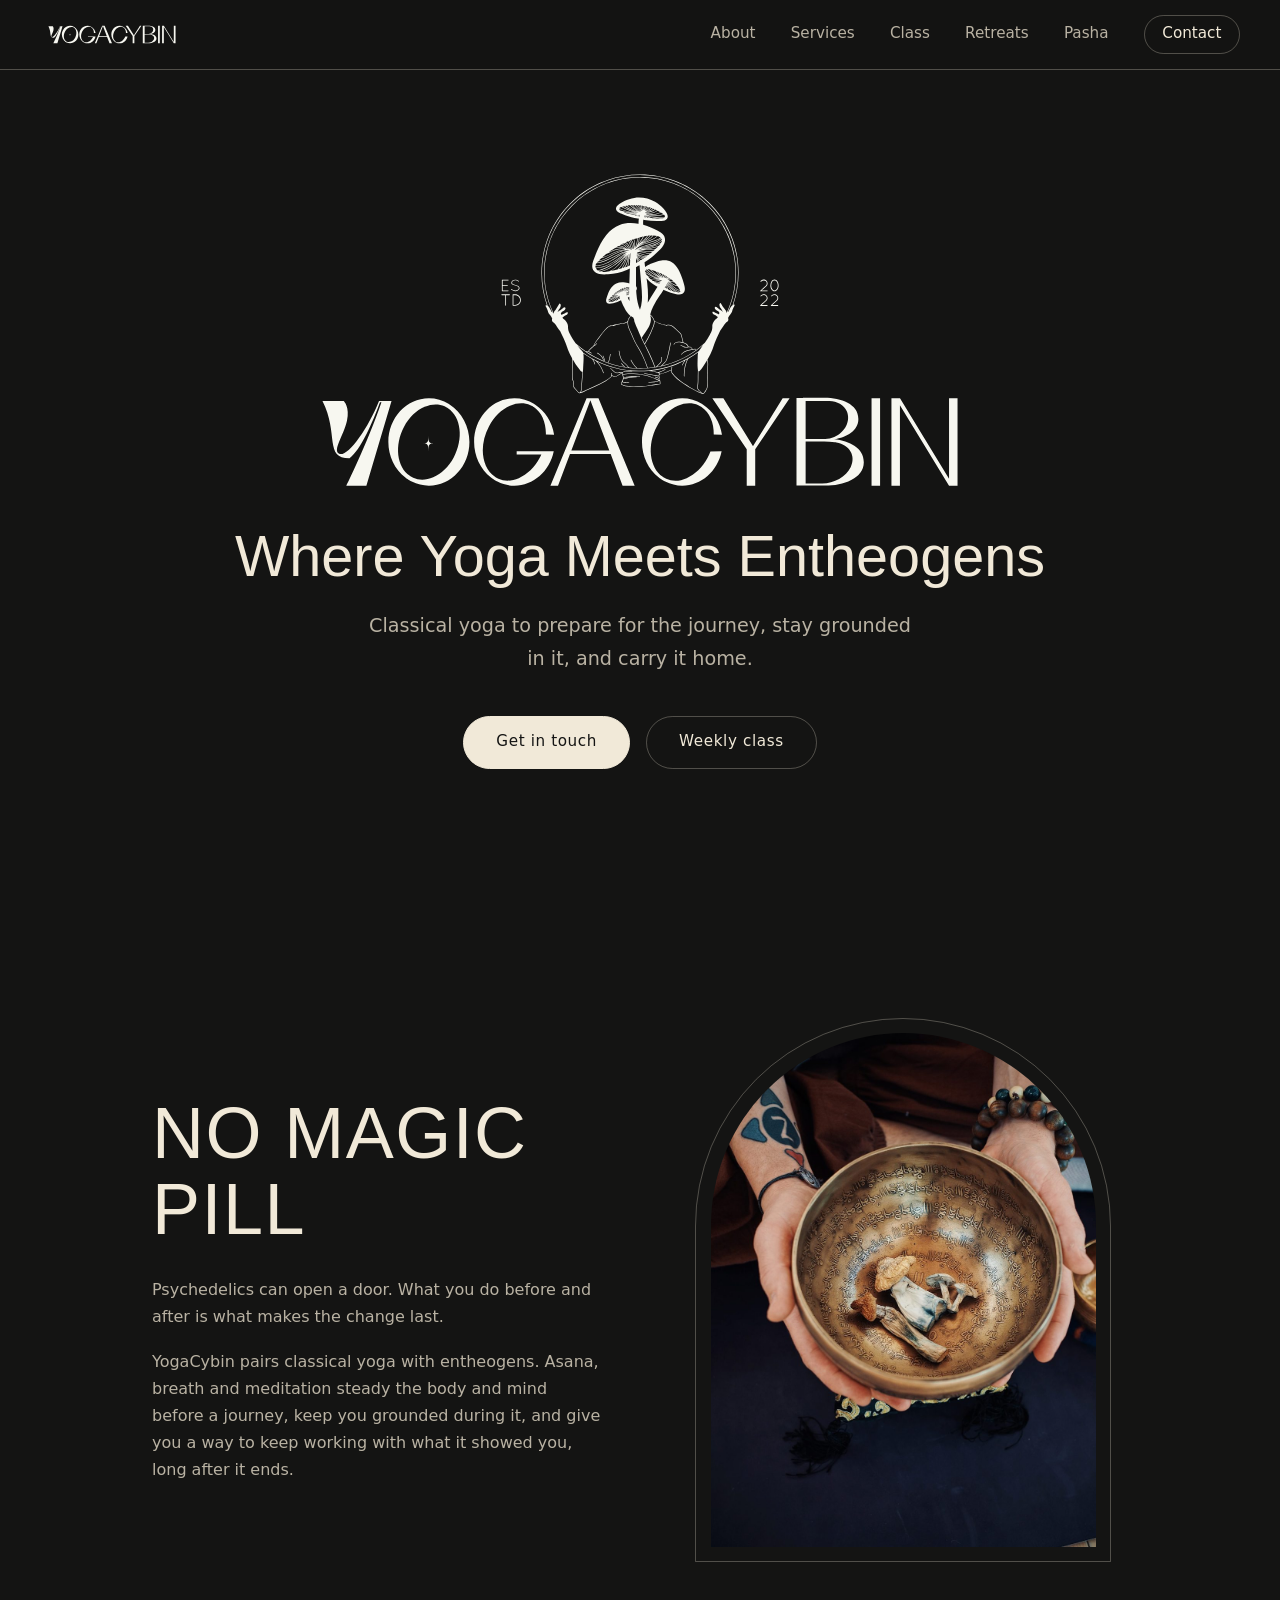
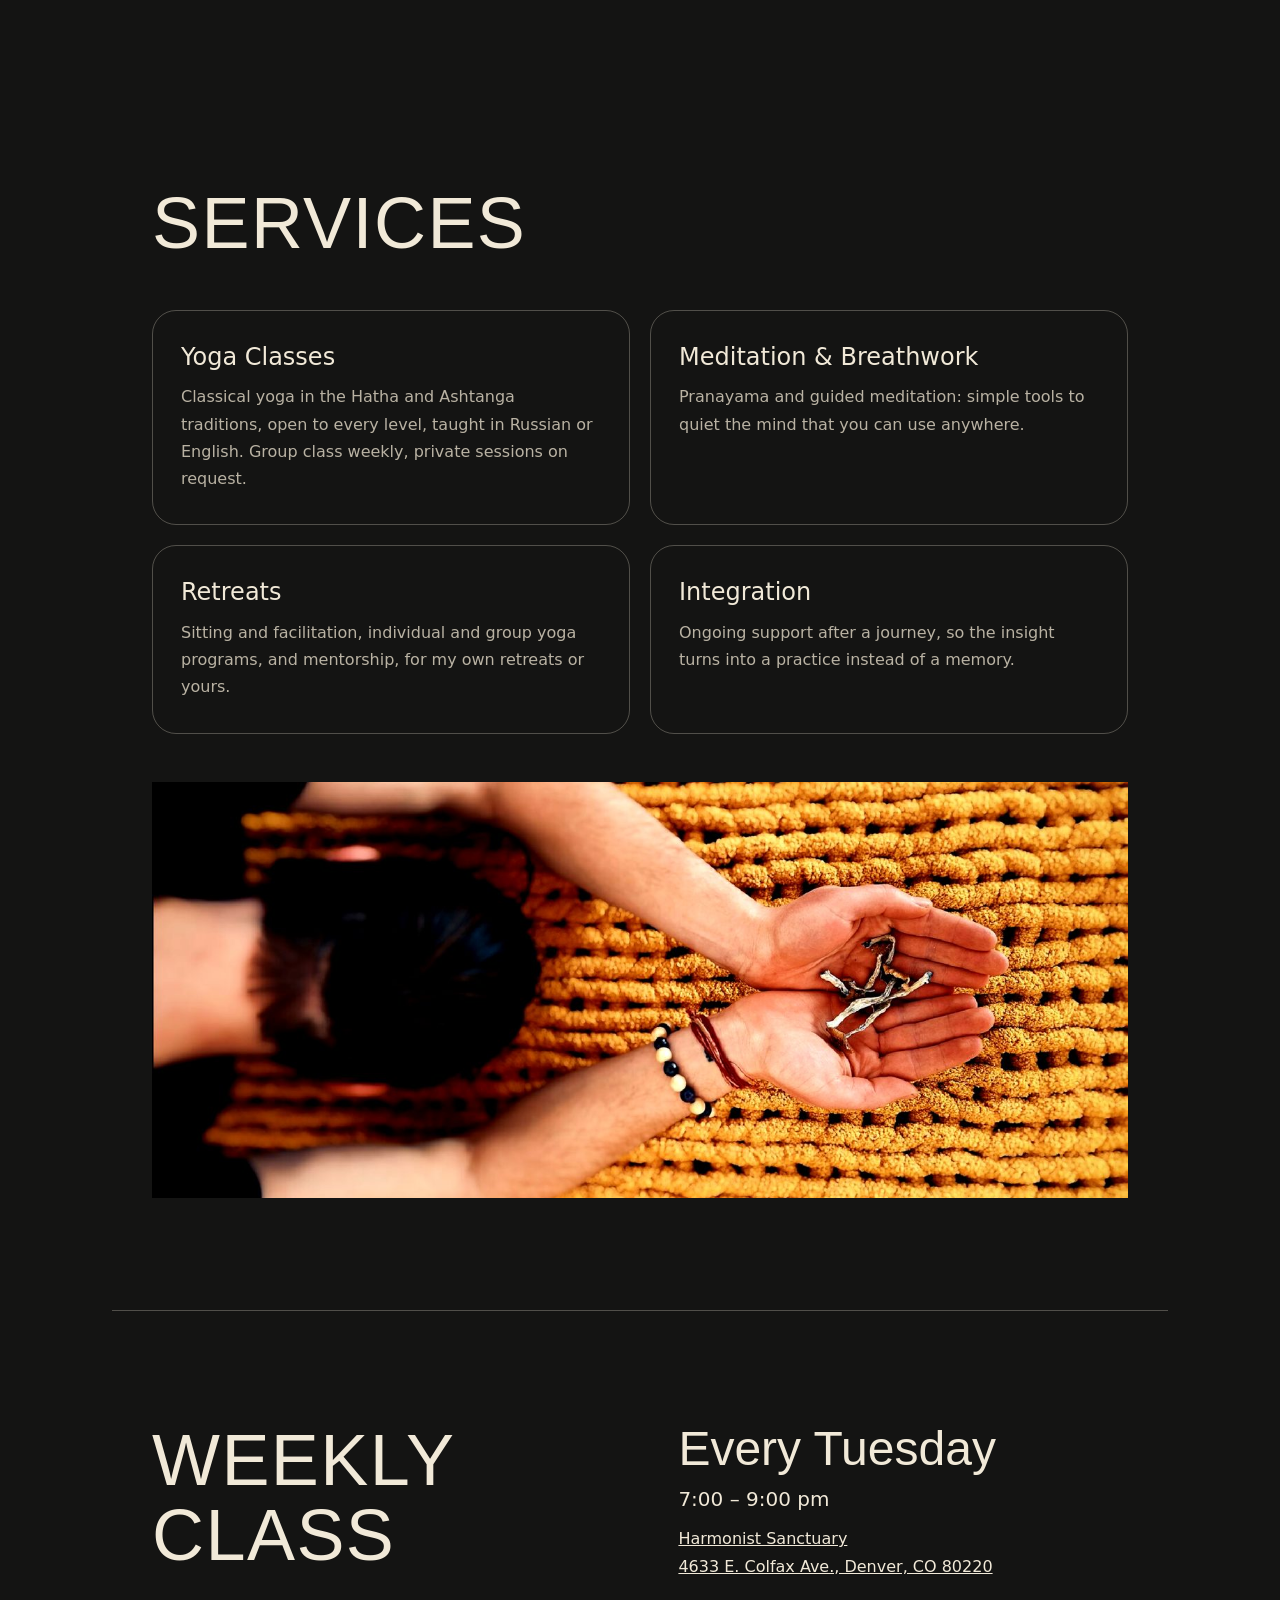
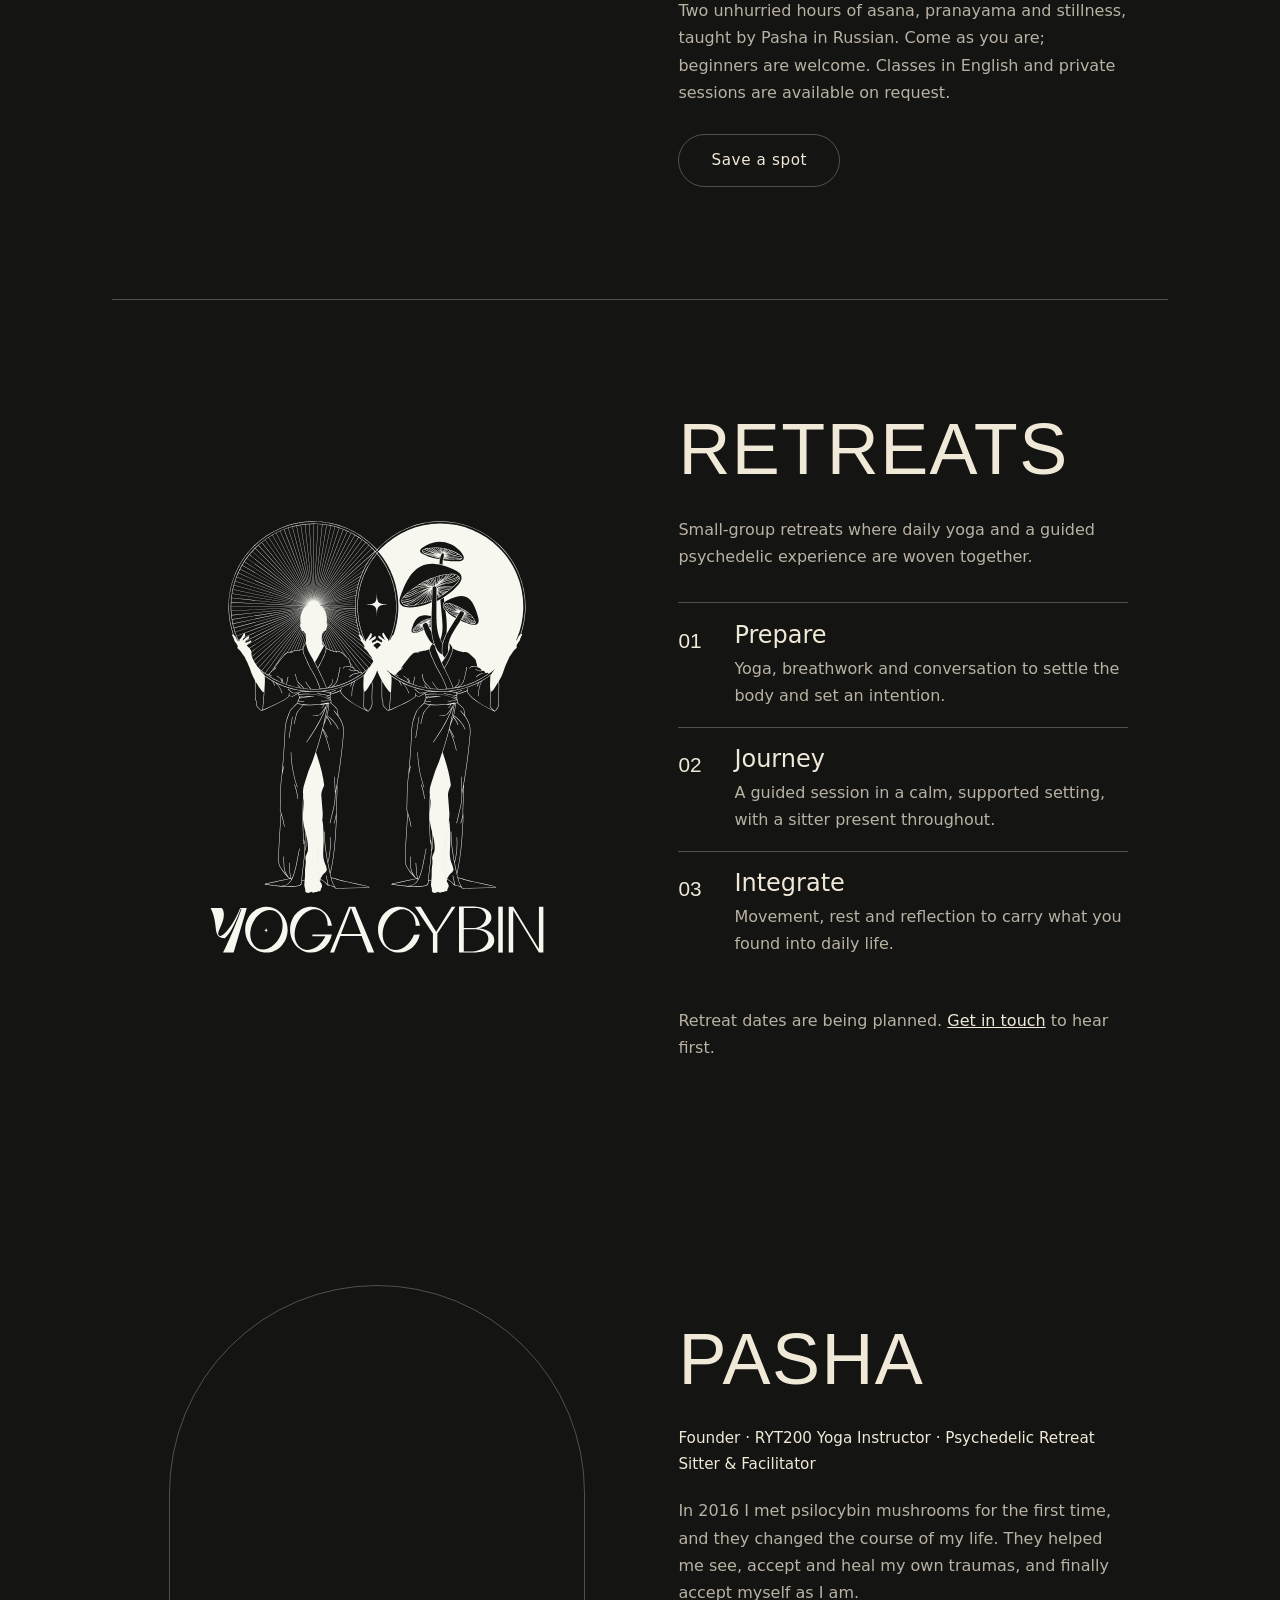
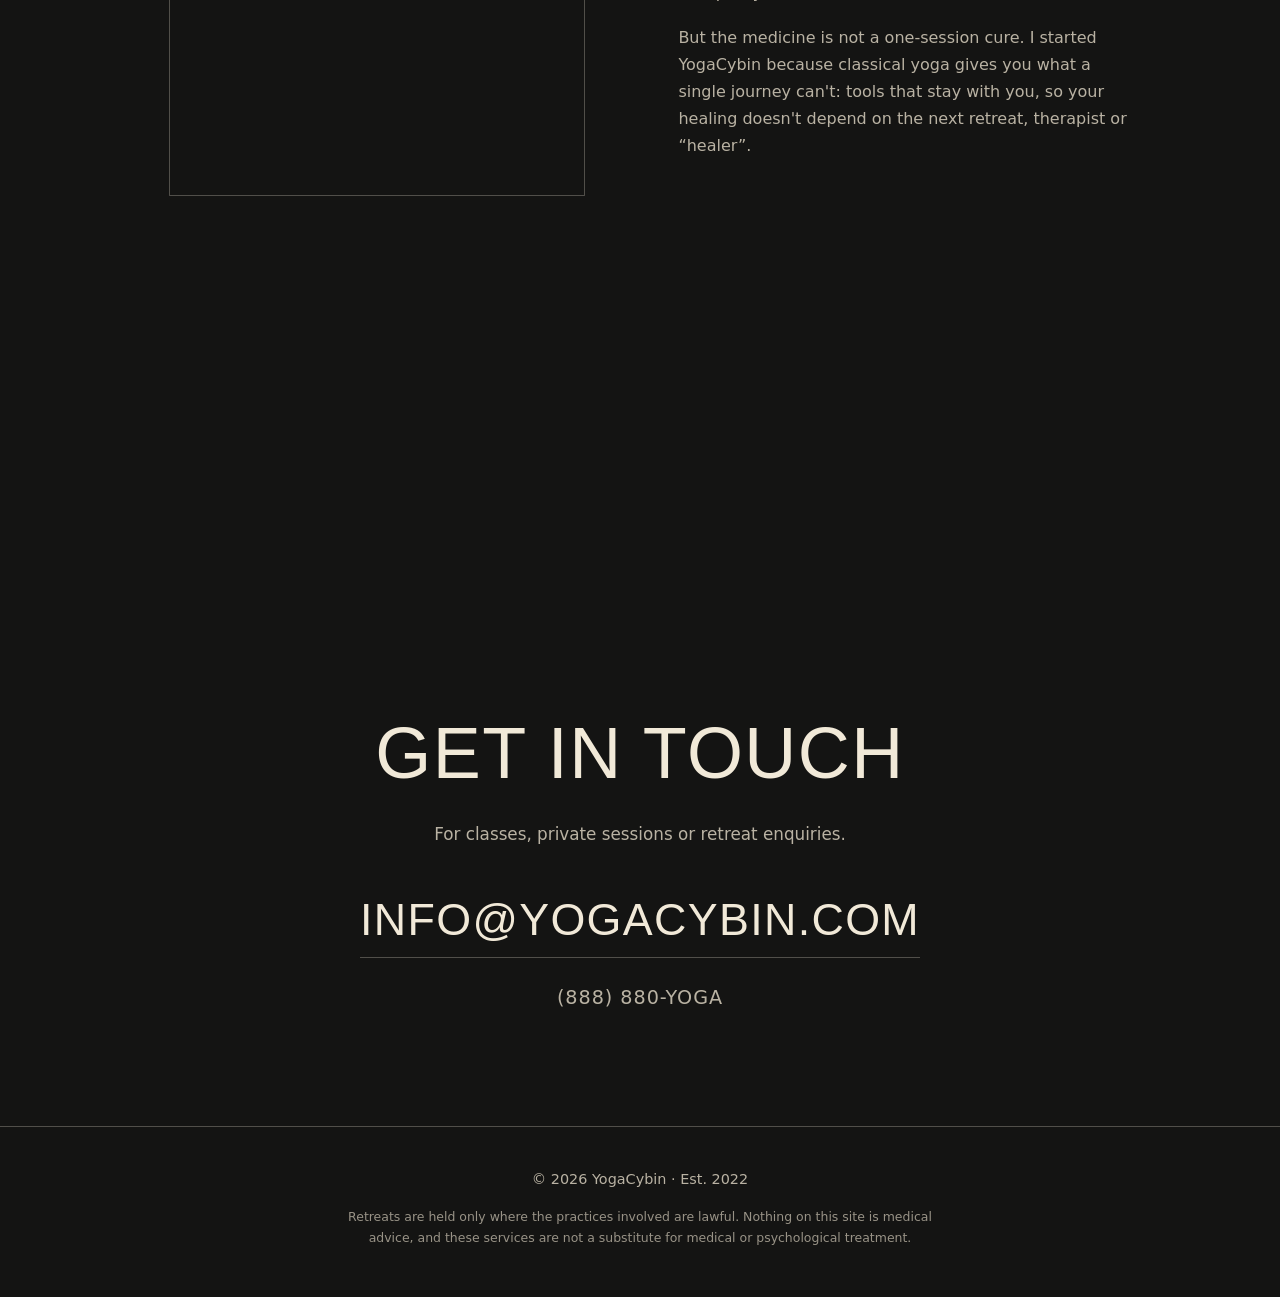
<file: index.html>
<!doctype html>
<html lang="en">
<head>
  <meta charset="utf-8">
  <meta name="viewport" content="width=device-width, initial-scale=1">
  <title>YogaCybin — Where Yoga Meets Entheogens</title>
  <meta name="description" content="Classical yoga, meditation and retreats that pair yoga with entheogens. Weekly class every Tuesday, 7–9 pm, at Harmonist Sanctuary, Denver.">
  <meta name="theme-color" content="#141413">
  <meta http-equiv="Content-Security-Policy" content="default-src 'self'; style-src 'self' https://fonts.googleapis.com; font-src https://fonts.gstatic.com; img-src 'self' data:; script-src 'self'; base-uri 'self'; form-action 'none'; frame-ancestors 'none'">
  <link rel="canonical" href="https://yogacybin.com/">

  <meta property="og:type" content="website">
  <meta property="og:url" content="https://yogacybin.com/">
  <meta property="og:title" content="YogaCybin — Where Yoga Meets Entheogens">
  <meta property="og:description" content="Classical yoga, meditation and retreats that pair yoga with entheogens. Weekly class every Tuesday, 7–9 pm, at Harmonist Sanctuary, Denver.">

  <link rel="icon" href="assets/favicon.png" type="image/png">
  <link rel="apple-touch-icon" href="assets/favicon.png">
  <link rel="preconnect" href="https://fonts.googleapis.com">
  <link rel="preconnect" href="https://fonts.gstatic.com" crossorigin>
  <link href="https://fonts.googleapis.com/css2?family=Poiret+One&family=Quicksand:wght@300;400;500&display=swap" rel="stylesheet">
  <link rel="stylesheet" href="styles.css">
</head>
<body>
  <a class="skip" href="#main">Skip to content</a>

  <header class="nav">
    <a class="brand" href="#top" aria-label="YogaCybin home">
      <img class="logo" src="assets/YogaCybin_no_gap_10.svg" alt="YogaCybin" width="145" height="50">
    </a>
    <nav aria-label="Primary">
      <a href="#about">About</a>
      <a href="#services">Services</a>
      <a href="#class">Class</a>
      <a href="#retreats">Retreats</a>
      <a href="#pasha">Pasha</a>
      <a class="nav-cta" href="#contact">Contact</a>
    </nav>
  </header>

  <main id="main">
    <section class="hero" id="top">
      <img class="logo hero-logo" src="assets/YogaCybin_no_gap.svg" alt="YogaCybin, established 2022" width="640" height="320">
      <h1>Where Yoga Meets Entheogens</h1>
      <p class="lede">
        Classical yoga to prepare for the journey, stay grounded in it,
        and carry it home.
      </p>
      <div class="actions">
        <a class="btn btn-primary" href="#contact">Get in touch</a>
        <a class="btn" href="#class">Weekly class</a>
      </div>
    </section>

    <section class="section split" id="about">
      <div>
        <h2>No magic<br>pill</h2>
        <p>
          Psychedelics can open a door. What you do before and after is what
          makes the change last.
        </p>
        <p>
          YogaCybin pairs classical yoga with entheogens. Asana, breath and
          meditation steady the body and mind before a journey, keep you
          grounded during it, and give you a way to keep working with what
          it showed you, long after it ends.
        </p>
      </div>
      <figure class="arch">
        <img src="assets/ceremony-bowl.jpg" alt="Hands holding a singing bowl with dried mushrooms" width="1000" height="1333" loading="lazy">
      </figure>
    </section>

    <section class="section" id="services">
      <h2>Services</h2>
      <div class="services">
        <article>
          <h3>Yoga Classes</h3>
          <p>Classical yoga in the Hatha and Ashtanga traditions, open to every level, taught in Russian or English. Group class weekly, private sessions on request.</p>
        </article>
        <article>
          <h3>Meditation &amp; Breathwork</h3>
          <p>Pranayama and guided meditation: simple tools to quiet the mind that you can use anywhere.</p>
        </article>
        <article>
          <h3>Retreats</h3>
          <p>Sitting and facilitation, individual and group yoga programs, and mentorship, for my own retreats or yours.</p>
        </article>
        <article>
          <h3>Integration</h3>
          <p>Ongoing support after a journey, so the insight turns into a practice instead of a memory.</p>
        </article>
      </div>
      <img class="wide" src="assets/open-hands.jpg" alt="Open hands resting on a woven mat" width="1400" height="816" loading="lazy">
    </section>

    <section class="section class" id="class">
      <h2>Weekly<br>class</h2>
      <div>
        <p class="when">Every Tuesday</p>
        <p class="time">7:00 – 9:00 pm</p>
        <p class="venue">
          <a href="https://www.harmonistsanctuary.org/" target="_blank" rel="noopener">Harmonist Sanctuary</a><br>
          <a href="https://www.google.com/maps/search/?api=1&amp;query=Harmonist+Sanctuary%2C+4633+E+Colfax+Ave%2C+Denver%2C+CO+80220" target="_blank" rel="noopener">4633 E. Colfax Ave., Denver, CO 80220</a>
        </p>
        <p>
          Two unhurried hours of asana, pranayama and stillness, taught by
          Pasha in Russian. Come as you are; beginners are welcome.
          Classes in English and private sessions are available on request.
        </p>
        <a class="btn" href="mailto:info@yogacybin.com?subject=Tuesday%20class">Save a spot</a>
      </div>
    </section>

    <section class="section split" id="retreats">
      <img class="logo twin" src="assets/YogaCybin_no_gap_5.svg" alt="" width="520" height="520" loading="lazy">
      <div>
        <h2>Retreats</h2>
        <p>
          Small-group retreats where daily yoga and a guided psychedelic
          experience are woven together.
        </p>
        <ol class="steps">
          <li><h3>Prepare</h3><p>Yoga, breathwork and conversation to settle the body and set an intention.</p></li>
          <li><h3>Journey</h3><p>A guided session in a calm, supported setting, with a sitter present throughout.</p></li>
          <li><h3>Integrate</h3><p>Movement, rest and reflection to carry what you found into daily life.</p></li>
        </ol>
        <p class="note">Retreat dates are being planned. <a href="#contact">Get in touch</a> to hear first.</p>
      </div>
    </section>

    <section class="section split" id="pasha">
      <figure class="arch">
        <img src="assets/pasha.jpg" alt="Pasha in warrior pose on a yoga mat" width="1000" height="1247" loading="lazy">
      </figure>
      <div>
        <h2>Pasha</h2>
        <p class="role">Founder · RYT200 Yoga Instructor · Psychedelic Retreat Sitter &amp; Facilitator</p>
        <p>
          In 2016 I met psilocybin mushrooms for the first time, and they
          changed the course of my life. They helped me see, accept and heal
          my own traumas, and finally accept myself as I am.
        </p>
        <p>
          But the medicine is not a one-session cure. I started YogaCybin
          because classical yoga gives you what a single journey can't:
          tools that stay with you, so your healing doesn't depend on the
          next retreat, therapist or “healer”.
        </p>
      </div>
    </section>

    <section class="section contact" id="contact">
      <img class="logo" src="assets/YogaCybin_no_gap_4.svg" alt="" width="260" height="260" loading="lazy">
      <h2>Get in touch</h2>
      <p class="section-lede">For classes, private sessions or retreat enquiries.</p>
      <a class="mail" href="mailto:info@yogacybin.com">info@yogacybin.com</a>
      <a class="phone" href="tel:+18888809642">(888) 880-YOGA</a>
    </section>
  </main>

  <footer class="footer">
    <p>© <span id="year">2026</span> YogaCybin · Est. 2022</p>
    <p class="fine">
      Retreats are held only where the practices involved are lawful. Nothing
      on this site is medical advice, and these services are not a substitute
      for medical or psychological treatment.
    </p>
  </footer>

  <script src="site.js"></script>
</body>
</html>
</file>
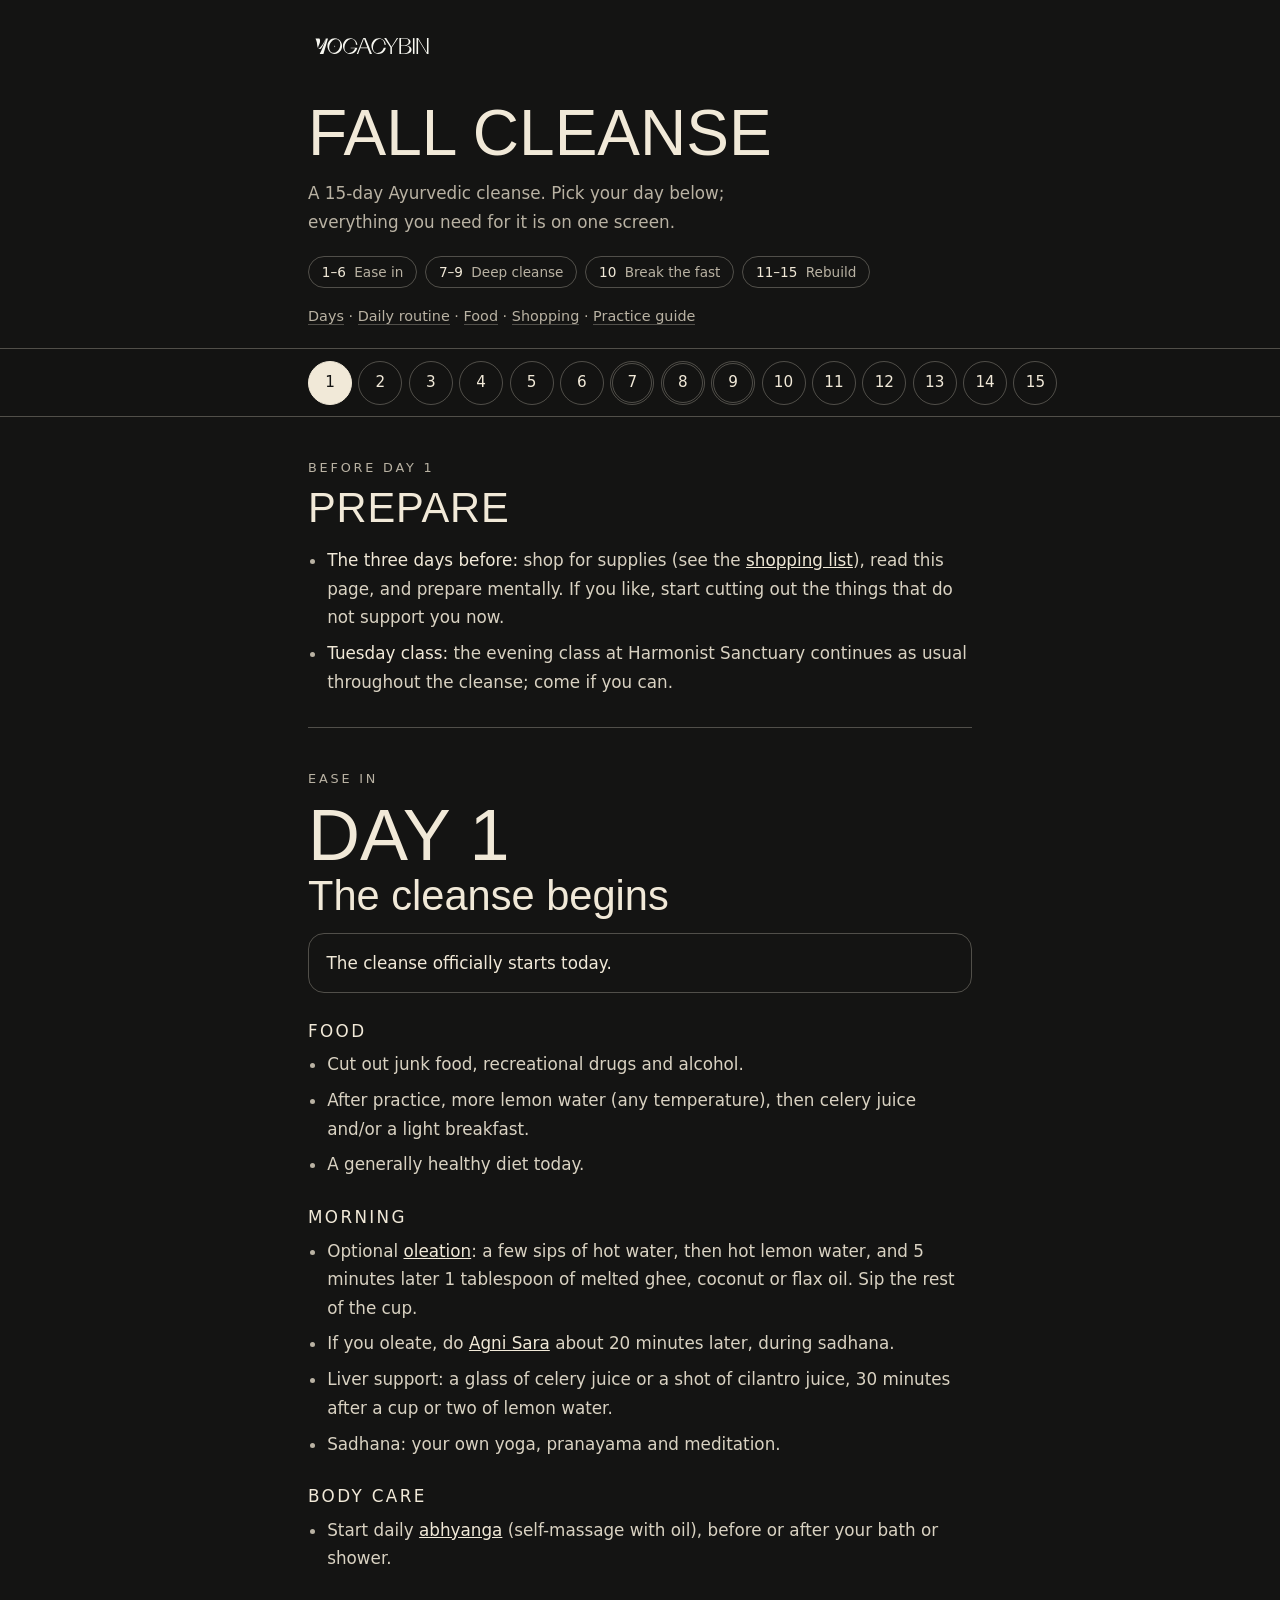
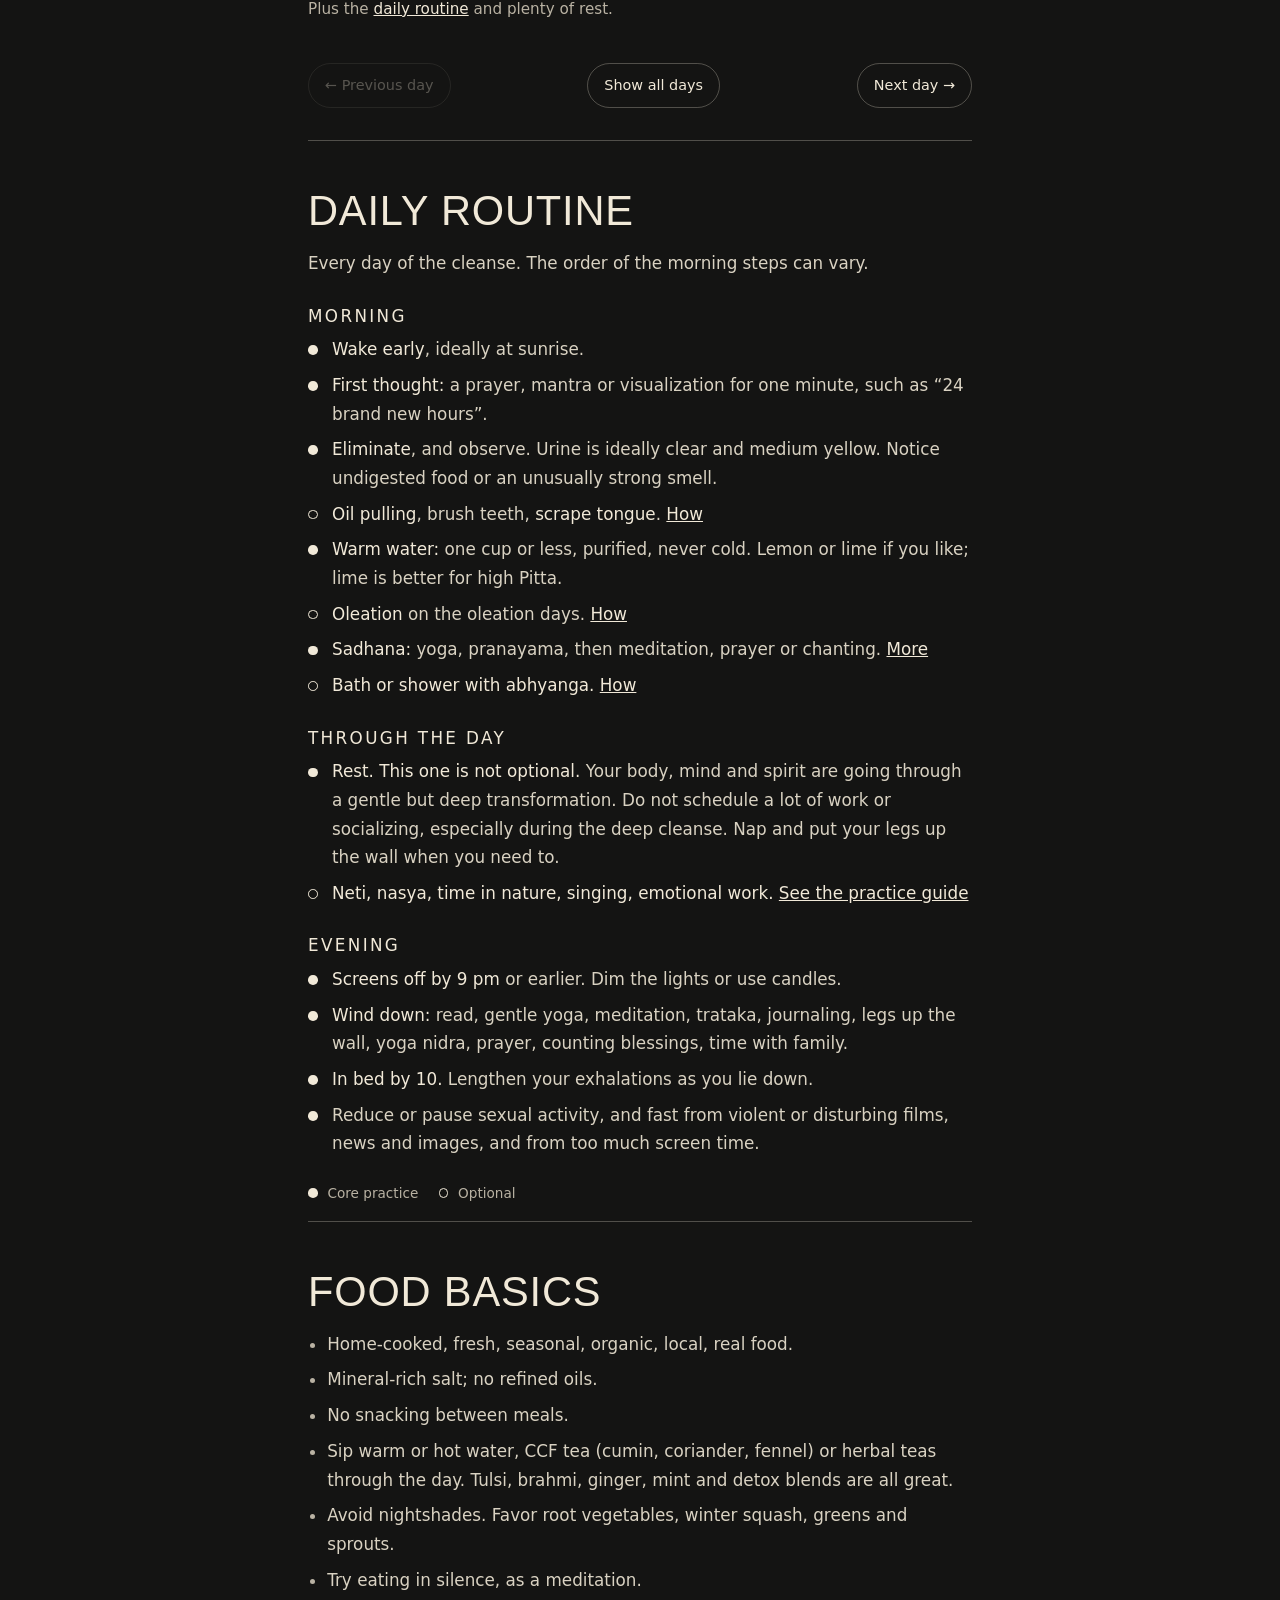
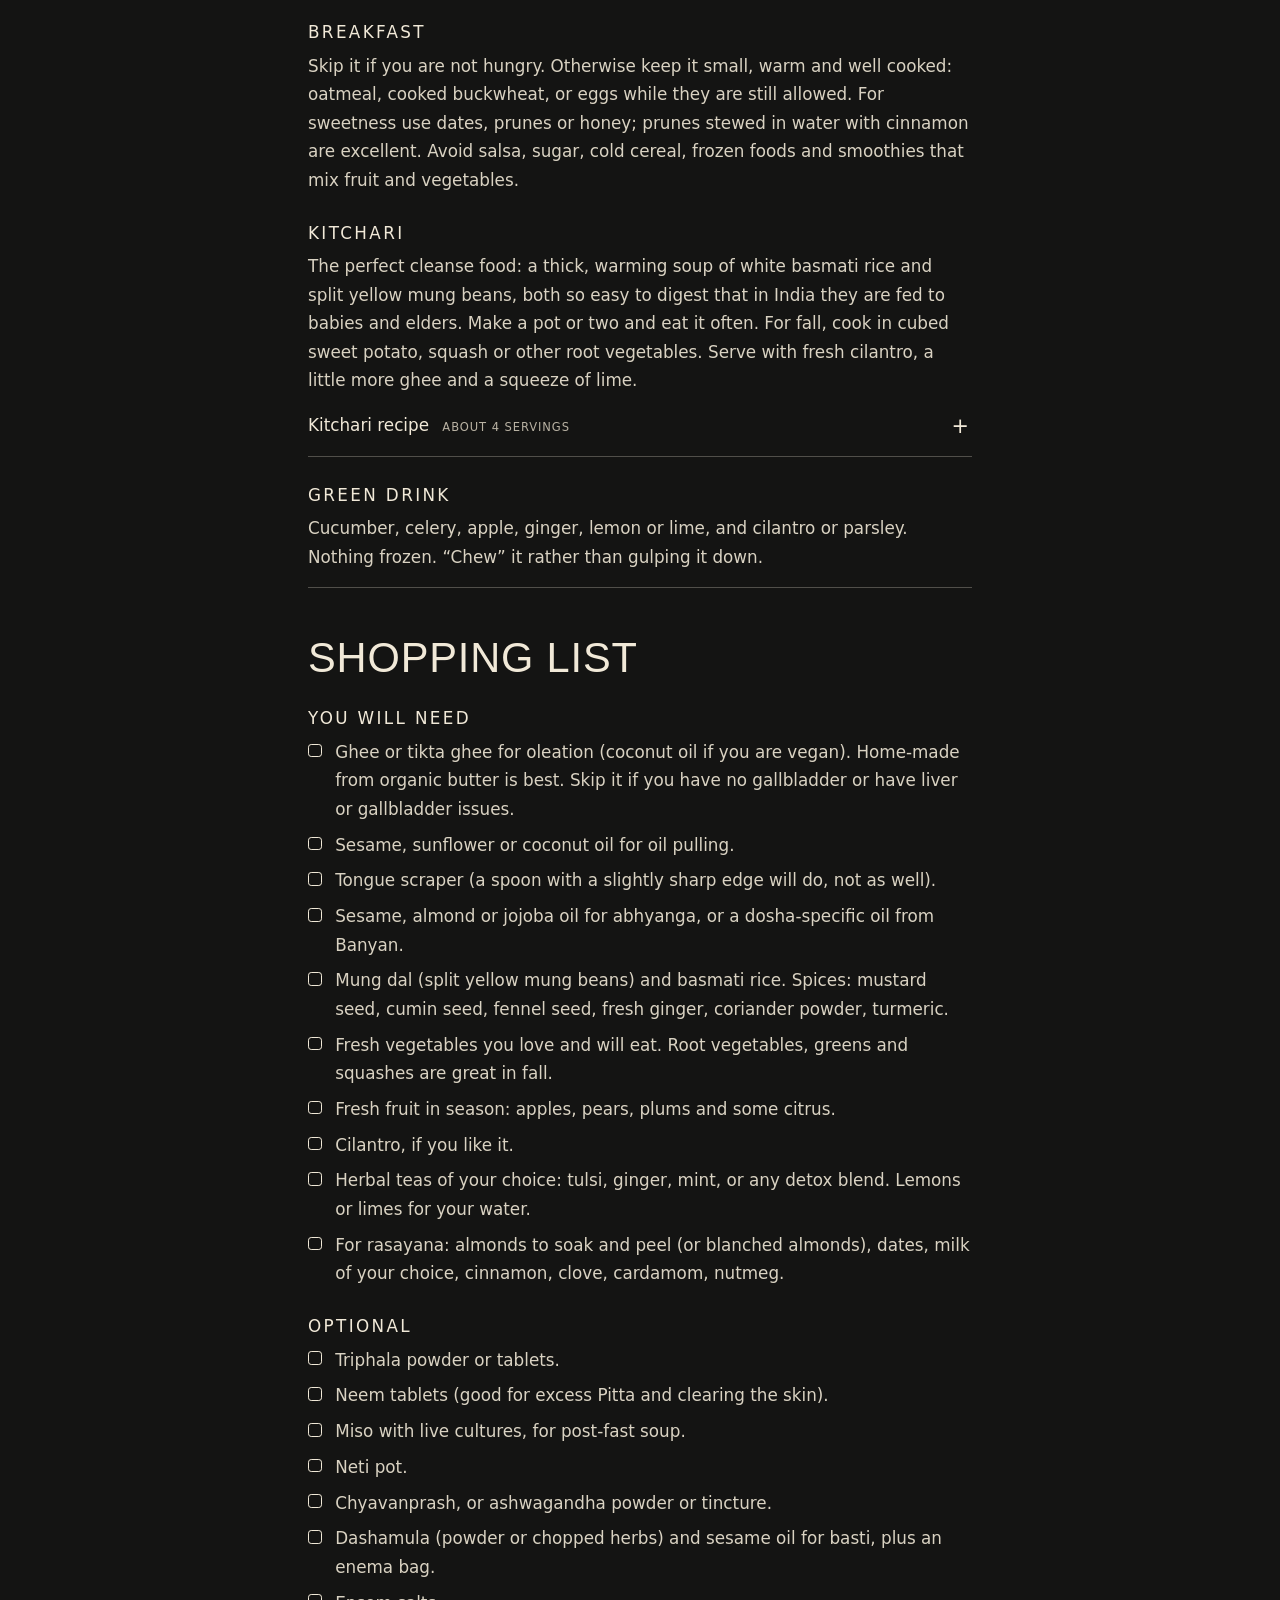
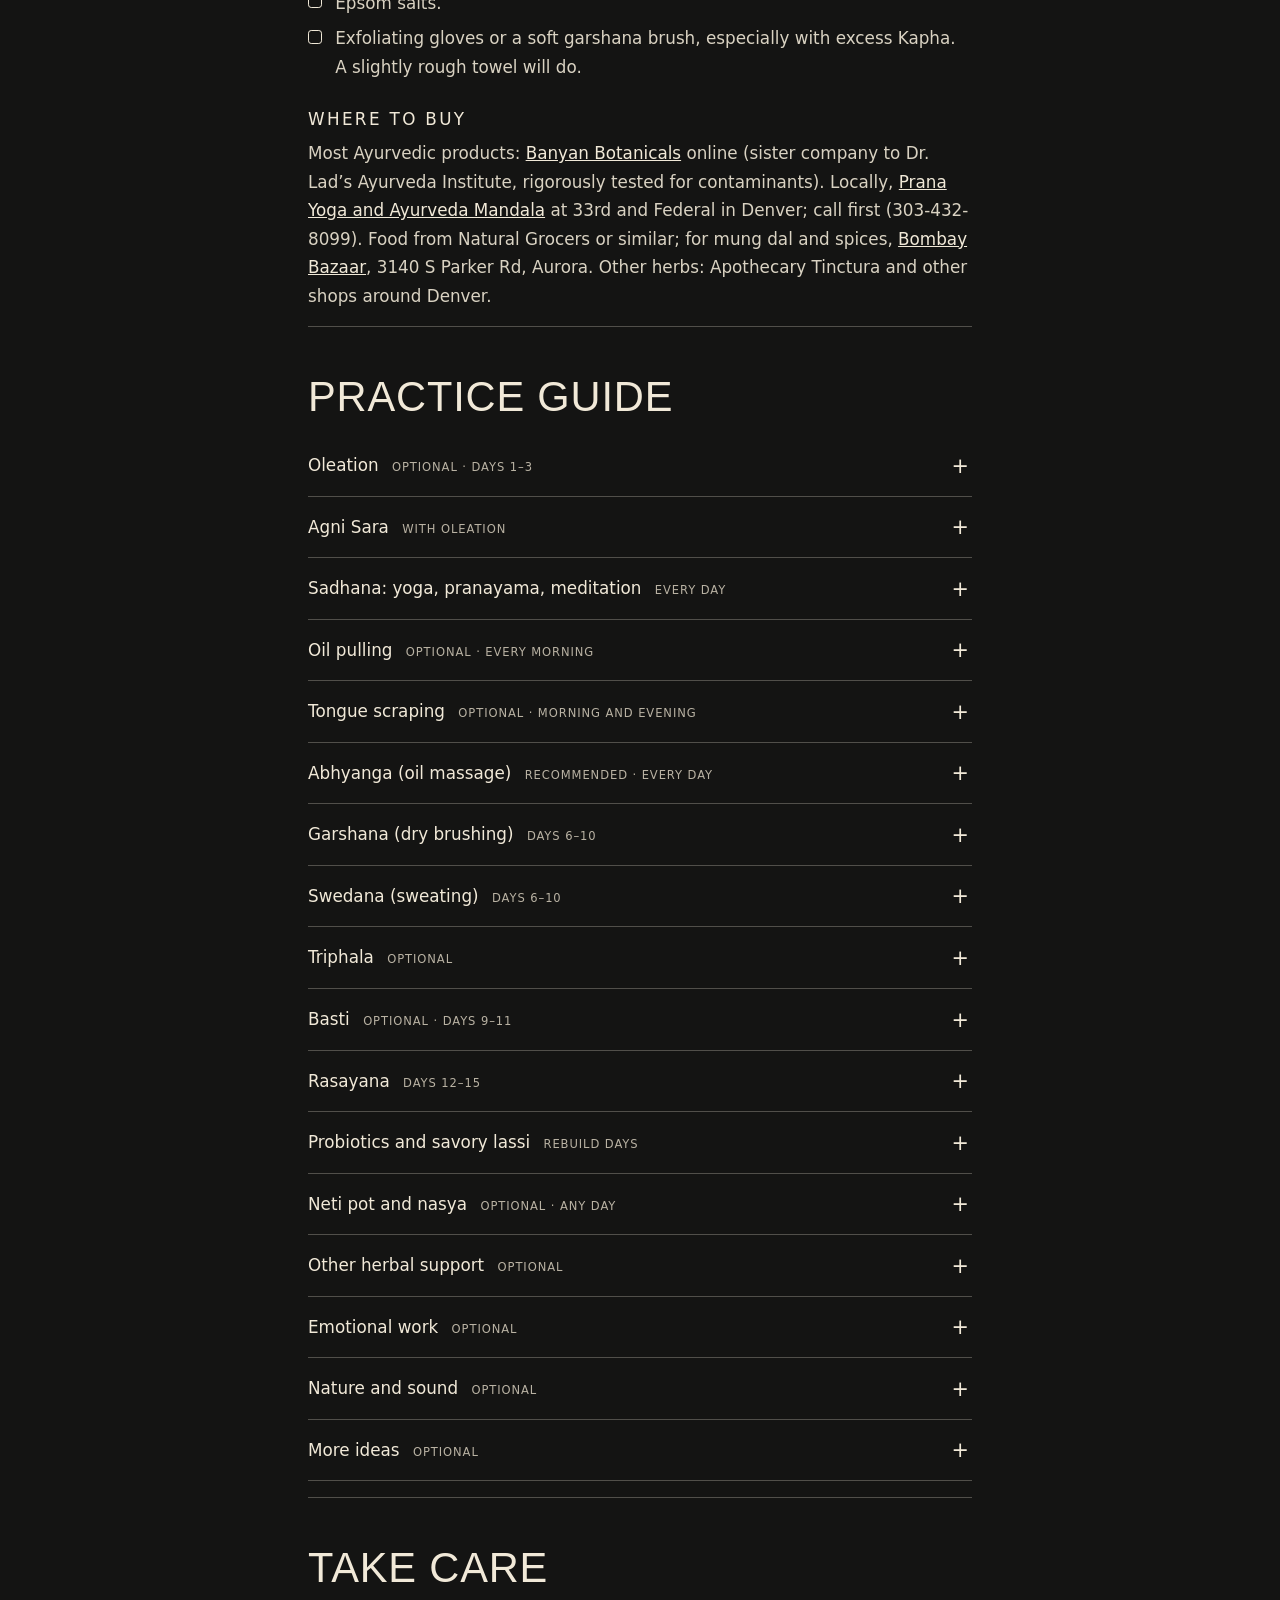
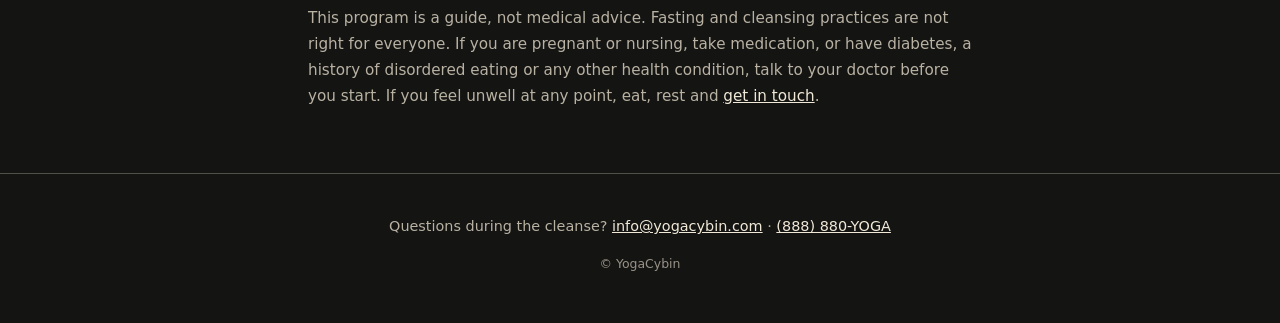
<file: fall-cleanse/index.html>
<!doctype html>
<html lang="en">
<head>
  <meta charset="utf-8">
  <meta name="viewport" content="width=device-width, initial-scale=1">
  <title>Fall Cleanse — YogaCybin</title>
  <meta name="description" content="Day-by-day guide for participants of the YogaCybin Fall Cleanse.">
  <meta name="robots" content="noindex, nofollow">
  <meta http-equiv="Content-Security-Policy" content="default-src 'self'; style-src 'self' https://fonts.googleapis.com; font-src https://fonts.gstatic.com; img-src 'self' data:; script-src 'self'; base-uri 'self'; form-action 'none'; frame-ancestors 'none'">
  <meta name="theme-color" content="#141413">
  <link rel="icon" href="../assets/favicon.png" type="image/png">
  <link rel="preconnect" href="https://fonts.googleapis.com">
  <link rel="preconnect" href="https://fonts.gstatic.com" crossorigin>
  <link href="https://fonts.googleapis.com/css2?family=Poiret+One&family=Quicksand:wght@300;400;500&display=swap" rel="stylesheet">
  <link rel="stylesheet" href="../styles.css">
  <link rel="stylesheet" href="../cleanse.css">
</head>
<body class="cleanse">
  <a class="skip" href="#days">Skip to the days</a>

  <header class="c-head">
    <a href="../" aria-label="YogaCybin home"><img class="logo" src="../assets/YogaCybin_no_gap_10.svg" alt="YogaCybin" width="145" height="50"></a>
    <h1>Fall Cleanse</h1>
    <p>A 15-day Ayurvedic cleanse. Pick your day below; everything you need for it is on one screen.</p>
    <ol class="phases"><li><b>1–6</b> Ease in</li><li><b>7–9</b> Deep cleanse</li><li><b>10</b> Break the fast</li><li><b>11–15</b> Rebuild</li></ol>
    <p class="toc"><a href="#days">Days</a> · <a href="#routine">Daily routine</a> · <a href="#food">Food</a> · <a href="#shopping">Shopping</a> · <a href="#guide">Practice guide</a></p>
  </header>

  <nav class="daynav" aria-label="Days"><a href="#day-1" data-day="1" class="ph-ease">1</a><a href="#day-2" data-day="2" class="ph-ease">2</a><a href="#day-3" data-day="3" class="ph-ease">3</a><a href="#day-4" data-day="4" class="ph-ease">4</a><a href="#day-5" data-day="5" class="ph-ease">5</a><a href="#day-6" data-day="6" class="ph-ease">6</a><a href="#day-7" data-day="7" class="ph-deep">7</a><a href="#day-8" data-day="8" class="ph-deep">8</a><a href="#day-9" data-day="9" class="ph-deep">9</a><a href="#day-10" data-day="10" class="ph-break">10</a><a href="#day-11" data-day="11" class="ph-rebuild">11</a><a href="#day-12" data-day="12" class="ph-rebuild">12</a><a href="#day-13" data-day="13" class="ph-rebuild">13</a><a href="#day-14" data-day="14" class="ph-rebuild">14</a><a href="#day-15" data-day="15" class="ph-rebuild">15</a></nav>

  <main>
    <section class="before" id="before">
      <p class="phase">Before Day 1</p>
      <h2>Prepare</h2>
      <ul>
        <li><b>The three days before:</b> shop for supplies (see the <a href="#shopping">shopping list</a>), read this page, and prepare mentally. If you like, start cutting out the things that do not support you now.</li>
        <li><b>Tuesday class:</b> the evening class at Harmonist Sanctuary continues as usual throughout the cleanse; come if you can.</li>
      </ul>
    </section>

    <div id="days">
<article class="day" id="day-1" data-day="1">
  <p class="phase">Ease in</p>
  <h2><span>Day 1</span> The cleanse begins</h2>
  <p class="daynote">The cleanse officially starts today.</p>
  <section><h3>Food</h3><ul><li>Cut out junk food, recreational drugs and alcohol.</li><li>After practice, more lemon water (any temperature), then celery juice and/or a light breakfast.</li><li>A generally healthy diet today.</li></ul></section>
  <section><h3>Morning</h3><ul><li>Optional <a href="#oleation">oleation</a>: a few sips of hot water, then hot lemon water, and 5 minutes later 1 tablespoon of melted ghee, coconut or flax oil. Sip the rest of the cup.</li><li>If you oleate, do <a href="#agni-sara">Agni Sara</a> about 20 minutes later, during sadhana.</li><li>Liver support: a glass of celery juice or a shot of cilantro juice, 30 minutes after a cup or two of lemon water.</li><li>Sadhana: your own yoga, pranayama and meditation.</li></ul></section>
  <section><h3>Body care</h3><ul><li>Start daily <a href="#abhyanga">abhyanga</a> (self-massage with oil), before or after your bath or shower.</li></ul></section>
  <p class="jump">Plus the <a href="#routine">daily routine</a> and plenty of rest.</p>
</article>
<article class="day" id="day-2" data-day="2">
  <p class="phase">Ease in</p>
  <h2><span>Day 2</span> Let go of more</h2>
  <section><h3>Food</h3><ul><li>Also cut out sugar, coffee, meat, and foods with additives or preservatives.</li><li>A healthy vegetarian diet. Keep up the lemon water and herbal teas.</li></ul></section>
  <section><h3>Morning</h3><ul><li>Optional <a href="#oleation">oleation</a>: a few sips of hot water, then hot lemon water, and 5 minutes later 2 tablespoons of melted ghee, coconut or flax oil. Sip the rest of the cup.</li><li>If you oleate, do <a href="#agni-sara">Agni Sara</a> about 20 minutes later, during sadhana.</li><li>Liver support: a glass of celery juice or a shot of cilantro juice, 30 minutes after a cup or two of lemon water.</li><li>Sadhana: your own yoga, pranayama and meditation.</li></ul></section>
  <section><h3>Body care</h3><ul><li>Light <a href="#abhyanga">abhyanga</a>.</li></ul></section>
  <p class="jump">Plus the <a href="#routine">daily routine</a> and plenty of rest.</p>
</article>
<article class="day" id="day-3" data-day="3">
  <p class="phase">Ease in</p>
  <h2><span>Day 3</span> Lighter still</h2>
  <section><h3>Food</h3><ul><li>Also cut out eggs, dairy, wheat and fried foods.</li><li>More soups, salads and sprouts. Steamed greens with tamari and sesame oil, or roasted fall vegetables, are excellent.</li><li>Skip dinner, or have only miso soup with greens, tofu and scallions.</li></ul></section>
  <section><h3>Morning</h3><ul><li>Optional <a href="#oleation">oleation</a>: a few sips of hot water, then hot lemon water, and 5 minutes later 3 tablespoons of melted ghee, coconut or flax oil. Sip the rest of the cup.</li><li>If you oleate, do <a href="#agni-sara">Agni Sara</a> about 20 minutes later, during sadhana.</li><li>Liver support: a glass of celery juice or a shot of cilantro juice, 30 minutes after a cup or two of lemon water.</li><li>Sadhana: your own yoga, pranayama and meditation.</li></ul></section>
  <section><h3>Body care</h3><ul><li>Light <a href="#abhyanga">abhyanga</a>.</li></ul></section>
  <section><h3>Evening</h3><ul><li>Light or no dinner (see Food), and an early night.</li></ul></section>
  <p class="jump">Plus the <a href="#routine">daily routine</a> and plenty of rest.</p>
</article>
<article class="day" id="day-4" data-day="4">
  <p class="phase">Ease in</p>
  <h2><span>Day 4</span> Simple and clean</h2>
  <section><h3>Food</h3><ul><li>A simple, clean diet with lots of vegetables, like yesterday. Drink lots of purified water.</li><li>If you relied on coffee to move your bowels, have prunes stewed in water with a little cinnamon; they make a delicious breakfast.</li><li>Dinner very light (broth or fruit), or skip it.</li></ul></section>
  <section><h3>Morning</h3><ul><li>No more oleation for the rest of the cleanse.</li><li>Liver support: a glass of celery juice or a shot of cilantro juice, 30 minutes after a cup or two of lemon water.</li><li>Sadhana: your own yoga, pranayama and meditation.</li></ul></section>
  <section><h3>Body care</h3><ul><li>Light <a href="#abhyanga">abhyanga</a>.</li></ul></section>
  <section><h3>Evening</h3><ul><li>Light or no dinner (see Food), and an early night.</li></ul></section>
  <p class="jump">Plus the <a href="#routine">daily routine</a> and plenty of rest.</p>
</article>
<article class="day" id="day-5" data-day="5">
  <p class="phase">Ease in</p>
  <h2><span>Day 5</span> Early night</h2>
  <p class="daynote">An early night tonight: straight to bed after dinner (or instead of it).</p>
  <section><h3>Food</h3><ul><li>Start the day with 16 oz of lemon water. Skip breakfast if you can, or keep it light; 16 oz of celery juice is excellent, 30 minutes after the water.</li><li>Lunch: vegetable soup with rice, quinoa, millet or barley (not wheat), or <a href="#kitchari">kitchari</a>.</li></ul></section>
  <section><h3>Morning</h3><ul><li>Liver support: a glass of celery juice or a shot of cilantro juice, 30 minutes after a cup or two of lemon water.</li><li>Sadhana: your own yoga, pranayama and meditation.</li></ul></section>
  <section><h3>Body care</h3><ul><li>Light <a href="#abhyanga">abhyanga</a>.</li></ul></section>
  <section><h3>Evening</h3><ul><li>Light or no dinner (see Food), and an early night.</li></ul></section>
  <p class="jump">Plus the <a href="#routine">daily routine</a> and plenty of rest.</p>
</article>
<article class="day" id="day-6" data-day="6">
  <p class="phase">Ease in</p>
  <h2><span>Day 6</span> One meal</h2>
  <section><h3>Food</h3><ul><li>One meal, at midday: <a href="#kitchari">kitchari</a>.</li><li>Teas and water through the day.</li></ul></section>
  <section><h3>Morning</h3><ul><li>Liver support: a glass of celery juice or a shot of cilantro juice, 30 minutes after a cup or two of lemon water.</li><li>Sadhana: your own yoga, pranayama and meditation.</li></ul></section>
  <section><h3>Body care</h3><ul><li>Light <a href="#abhyanga">abhyanga</a>.</li><li><a href="#garshana">Garshana</a> (dry brushing) before your bath or shower, followed if you like by abhyanga with a little castor oil.</li><li><a href="#swedana">Swedana</a> (sweating): sauna or hot bath, 20 minutes at most. Drink plenty of water afterwards.</li></ul></section>
  <section><h3>Evening</h3><ul><li>Light or no dinner (see Food), and an early night.</li></ul></section>
  <p class="jump">Plus the <a href="#routine">daily routine</a> and plenty of rest.</p>
</article>
<article class="day" id="day-7" data-day="7">
  <p class="phase">Deep cleanse</p>
  <h2><span>Day 7</span> Deep cleanse begins</h2>
  <section><h3>Food</h3><ul><li>Water fast, juice fast, or one meal at midday: kitchari.</li><li>Teas and water through the day. Cucumber or celery juice are excellent (cucumber is very hydrating but can make you cold).</li></ul></section>
  <section><h3>Morning</h3><ul><li>Liver support: a glass of celery juice or a shot of cilantro juice, 30 minutes after a cup or two of lemon water.</li><li>Sadhana: your own yoga, pranayama and meditation.</li></ul></section>
  <section><h3>Body care</h3><ul><li>Light <a href="#abhyanga">abhyanga</a>.</li><li><a href="#garshana">Garshana</a> (dry brushing) before your bath or shower, followed if you like by abhyanga with a little castor oil.</li><li><a href="#swedana">Swedana</a> (sweating): sauna or hot bath, 20 minutes at most. Drink plenty of water afterwards.</li></ul></section>
  <p class="jump">Plus the <a href="#routine">daily routine</a> and plenty of rest.</p>
</article>
<article class="day" id="day-8" data-day="8">
  <p class="phase">Deep cleanse</p>
  <h2><span>Day 8</span> Fast</h2>
  <p class="daynote">Do not spend the day working or socializing. Sadhana, ceremony, journaling, write a letter, walk or sit somewhere beautiful, practise silence, listen deeply inside and out.</p>
  <section><h3>Food</h3><ul><li>Fast: lemon water, ginger and turmeric tea, herbal teas. A juice fast is fine if you prefer.</li></ul></section>
  <section><h3>Morning</h3><ul><li>Liver support: a glass of celery juice or a shot of cilantro juice, 30 minutes after a cup or two of lemon water.</li><li>Sadhana: more meditation, pranayama and stillness than asana.</li></ul></section>
  <section><h3>Body care</h3><ul><li>Light <a href="#abhyanga">abhyanga</a>.</li><li><a href="#garshana">Garshana</a> (dry brushing) before your bath or shower, followed if you like by abhyanga with a little castor oil.</li><li><a href="#swedana">Swedana</a> (sweating): sauna or hot bath, 20 minutes at most. Drink plenty of water afterwards.</li></ul></section>
  <p class="jump">Plus the <a href="#routine">daily routine</a> and plenty of rest.</p>
</article>
<article class="day" id="day-9" data-day="9">
  <p class="phase">Deep cleanse</p>
  <h2><span>Day 9</span> Fast</h2>
  <p class="daynote">Do not spend the day working or socializing. Sadhana, ceremony, journaling, write a letter, walk or sit somewhere beautiful, practise silence, listen deeply inside and out.</p>
  <section><h3>Food</h3><ul><li>Fast: lemon water, ginger and turmeric tea, herbal teas. A juice fast is fine if you prefer.</li></ul></section>
  <section><h3>Morning</h3><ul><li>Liver support: a glass of celery juice or a shot of cilantro juice, 30 minutes after a cup or two of lemon water.</li><li>Sadhana: more meditation, pranayama and stillness than asana.</li></ul></section>
  <section><h3>Body care</h3><ul><li>Light <a href="#abhyanga">abhyanga</a>.</li><li><a href="#garshana">Garshana</a> (dry brushing) before your bath or shower, followed if you like by abhyanga with a little castor oil.</li><li><a href="#swedana">Swedana</a> (sweating): sauna or hot bath, 20 minutes at most. Drink plenty of water afterwards.</li></ul></section>
  <section><h3>Evening</h3><ul><li>Optional <a href="#basti">basti</a> at the end of today.</li></ul></section>
  <p class="jump">Plus the <a href="#routine">daily routine</a> and plenty of rest.</p>
</article>
<article class="day" id="day-10" data-day="10">
  <p class="phase">Break the fast</p>
  <h2><span>Day 10</span> Break the fast</h2>
  <section><h3>Food</h3><ul><li>Lemon water first thing; 30 minutes later, celery or cilantro juice.</li><li>Break your fast at midday with watery rice gruel with a little miso and some greens stirred in.</li><li>In the evening, if your body feels hungry and ready, some cooked vegetables with a little grain (not wheat). Eat before 6:30.</li><li>Keep drinking teas.</li></ul></section>
  <section><h3>Morning</h3><ul><li>Liver support: a glass of celery juice or a shot of cilantro juice, 30 minutes after a cup or two of lemon water.</li><li>Sadhana: your own yoga, pranayama and meditation.</li></ul></section>
  <section><h3>Body care</h3><ul><li>Light <a href="#abhyanga">abhyanga</a>.</li><li><a href="#garshana">Garshana</a> (dry brushing) before your bath or shower, followed if you like by abhyanga with a little castor oil.</li><li><a href="#swedana">Swedana</a> (sweating): sauna or hot bath, 20 minutes at most. Drink plenty of water afterwards.</li></ul></section>
  <section><h3>Evening</h3><ul><li>Optional <a href="#basti">basti</a> tonight, again or for the first time.</li></ul></section>
  <p class="jump">Plus the <a href="#routine">daily routine</a> and plenty of rest.</p>
</article>
<article class="day" id="day-11" data-day="11">
  <p class="phase">Rebuild</p>
  <h2><span>Day 11</span> Build back</h2>
  <section><h3>Food</h3><ul><li>Like yesterday, with a little more quantity. A light breakfast is fine.</li><li>You are building back up: add some fruit, a little oil or butter, even dairy, but keep it very clean. Roasted root vegetables are still excellent. Cooked beans are fine today.</li><li>Start a <a href="#probiotics">probiotic</a>.</li></ul></section>
  <section><h3>Morning</h3><ul><li>Liver support: a glass of celery juice or a shot of cilantro juice, 30 minutes after a cup or two of lemon water.</li><li>Sadhana: your own yoga, pranayama and meditation.</li></ul></section>
  <section><h3>Body care</h3><ul><li>Light <a href="#abhyanga">abhyanga</a>.</li></ul></section>
  <section><h3>Evening</h3><ul><li>Optional <a href="#basti">basti</a> before bed, for the first, second or final time. Take a probiotic afterwards.</li></ul></section>
  <p class="jump">Plus the <a href="#routine">daily routine</a> and plenty of rest.</p>
</article>
<article class="day" id="day-12" data-day="12">
  <p class="phase">Rebuild</p>
  <h2><span>Day 12</span> Rasayana begins</h2>
  <section><h3>Food</h3><ul><li>Same as yesterday.</li><li>Probiotic.</li></ul></section>
  <section><h3>Morning</h3><ul><li>Sadhana: your own yoga, pranayama and meditation.</li></ul></section>
  <section><h3>Body care</h3><ul><li>Light <a href="#abhyanga">abhyanga</a>.</li></ul></section>
  <section><h3>Evening</h3><ul><li><a href="#rasayana">Rasayana</a> 1–2 hours before bed: an ojas-building shake, golden milk or chyavanprash.</li></ul></section>
  <p class="jump">Plus the <a href="#routine">daily routine</a> and plenty of rest.</p>
</article>
<article class="day" id="day-13" data-day="13">
  <p class="phase">Rebuild</p>
  <h2><span>Day 13</span> Rest and rebuild</h2>
  <section><h3>Food</h3><ul><li>Same as yesterday. Keep dinner light.</li><li>Still no meat, alcohol, junk food or sugar.</li><li>Probiotic.</li></ul></section>
  <section><h3>Morning</h3><ul><li>Sadhana: your own yoga, pranayama and meditation.</li></ul></section>
  <section><h3>Body care</h3><ul><li>Light <a href="#abhyanga">abhyanga</a>.</li></ul></section>
  <section><h3>Evening</h3><ul><li><a href="#rasayana">Rasayana</a> 1–2 hours before bed: an ojas-building shake, golden milk or chyavanprash.</li></ul></section>
  <p class="jump">Plus the <a href="#routine">daily routine</a> and plenty of rest.</p>
</article>
<article class="day" id="day-14" data-day="14">
  <p class="phase">Rebuild</p>
  <h2><span>Day 14</span> Almost there</h2>
  <section><h3>Food</h3><ul><li>Same as yesterday. Add eggs and other grains if you wish.</li><li>Probiotic.</li></ul></section>
  <section><h3>Morning</h3><ul><li>Sadhana: your own yoga, pranayama and meditation.</li></ul></section>
  <section><h3>Body care</h3><ul><li>Light <a href="#abhyanga">abhyanga</a>.</li></ul></section>
  <section><h3>Evening</h3><ul><li><a href="#rasayana">Rasayana</a> 1–2 hours before bed: an ojas-building shake, golden milk or chyavanprash.</li></ul></section>
  <p class="jump">Plus the <a href="#routine">daily routine</a> and plenty of rest.</p>
</article>
<article class="day" id="day-15" data-day="15">
  <p class="phase">Rebuild</p>
  <h2><span>Day 15</span> You made it</h2>
  <p class="daynote">You made it! Celebrate, and keep your diet and lifestyle this clean for as long as you can.</p>
  <section><h3>Food</h3><ul><li>Same as yesterday.</li><li>Probiotic.</li></ul></section>
  <section><h3>Morning</h3><ul><li>Sadhana: your own yoga, pranayama and meditation.</li></ul></section>
  <section><h3>Body care</h3><ul><li>Light <a href="#abhyanga">abhyanga</a>.</li></ul></section>
  <section><h3>Evening</h3><ul><li><a href="#rasayana">Rasayana</a> 1–2 hours before bed: an ojas-building shake, golden milk or chyavanprash. Keep taking it for another two weeks.</li></ul></section>
  <p class="jump">Plus the <a href="#routine">daily routine</a> and plenty of rest.</p>
</article>
    </div>
    <div class="pager">
      <button type="button" id="prev">← Previous day</button>
      <button type="button" id="all">Show all days</button>
      <button type="button" id="next">Next day →</button>
    </div>

    <section class="block" id="routine">
      <h2>Daily routine</h2>
      <p>Every day of the cleanse. The order of the morning steps can vary.</p>
      <h3>Morning</h3>
      <ol class="routine">
        <li><b>Wake early</b>, ideally at sunrise.</li>
        <li><b>First thought:</b> a prayer, mantra or visualization for one minute, such as “24 brand new hours”.</li>
        <li><b>Eliminate</b>, and observe. Urine is ideally clear and medium yellow. Notice undigested food or an unusually strong smell.</li>
        <li class="opt"><b>Oil pulling</b>, brush teeth, <b>scrape tongue</b>. <a href="#oil-pulling">How</a></li>
        <li><b>Warm water:</b> one cup or less, purified, never cold. Lemon or lime if you like; lime is better for high Pitta.</li>
        <li class="opt"><b>Oleation</b> on the oleation days. <a href="#oleation">How</a></li>
        <li><b>Sadhana:</b> yoga, pranayama, then meditation, prayer or chanting. <a href="#sadhana">More</a></li>
        <li class="opt"><b>Bath or shower with abhyanga.</b> <a href="#abhyanga">How</a></li>
      </ol>
      <h3>Through the day</h3>
      <ul class="routine">
        <li><b>Rest. This one is not optional.</b> Your body, mind and spirit are going through a gentle but deep transformation. Do not schedule a lot of work or socializing, especially during the deep cleanse. Nap and put your legs up the wall when you need to.</li>
        <li class="opt"><b>Neti, nasya, time in nature, singing, emotional work.</b> <a href="#guide">See the practice guide</a></li>
      </ul>
      <h3>Evening</h3>
      <ul class="routine">
        <li><b>Screens off by 9 pm</b> or earlier. Dim the lights or use candles.</li>
        <li><b>Wind down:</b> read, gentle yoga, meditation, trataka, journaling, legs up the wall, yoga nidra, prayer, counting blessings, time with family.</li>
        <li><b>In bed by 10.</b> Lengthen your exhalations as you lie down.</li>
        <li>Reduce or pause sexual activity, and fast from violent or disturbing films, news and images, and from too much screen time.</li>
      </ul>
      <p class="key"><span class="dot"></span> Core practice <span class="dot opt"></span> Optional</p>
    </section>

    <section class="block" id="food">
      <h2>Food basics</h2>
      <ul>
        <li>Home-cooked, fresh, seasonal, organic, local, real food.</li>
        <li>Mineral-rich salt; no refined oils.</li>
        <li>No snacking between meals.</li>
        <li>Sip warm or hot water, CCF tea (cumin, coriander, fennel) or herbal teas through the day. Tulsi, brahmi, ginger, mint and detox blends are all great.</li>
        <li>Avoid nightshades. Favor root vegetables, winter squash, greens and sprouts.</li>
        <li>Try eating in silence, as a meditation.</li>
      </ul>
      <h3>Breakfast</h3>
      <p>Skip it if you are not hungry. Otherwise keep it small, warm and well cooked: oatmeal, cooked buckwheat, or eggs while they are still allowed. For sweetness use dates, prunes or honey; prunes stewed in water with cinnamon are excellent. Avoid salsa, sugar, cold cereal, frozen foods and smoothies that mix fruit and vegetables.</p>
      <h3 id="kitchari">Kitchari</h3>
      <p>The perfect cleanse food: a thick, warming soup of white basmati rice and split yellow mung beans, both so easy to digest that in India they are fed to babies and elders. Make a pot or two and eat it often. For fall, cook in cubed sweet potato, squash or other root vegetables. Serve with fresh cilantro, a little more ghee and a squeeze of lime.</p>
      <details id="kitchari-recipe"><summary>Kitchari recipe <span class="tag">About 4 servings</span></summary><div>
        <ol><li>Rinse 1 cup white basmati rice (or quinoa) and 1 cup split yellow mung beans (mung dal). Cook them together in 4–6 cups of water until they begin to soften. Add cubed vegetables now; add greens later, as they cook quickly.</li><li>In a small pot, melt 2 tablespoons of ghee and fry, in this order: 1–2 teaspoons diced fresh ginger, 1 teaspoon black or brown mustard seeds, 1–2 teaspoons cumin seeds, 1 teaspoon fennel seeds.</li><li>Turn off the heat and stir in 2 teaspoons coriander powder, 2 teaspoons turmeric, a small pinch of hing (asafoetida; skip if you have none) and a little freshly ground black pepper.</li><li>Add the spices to the pot and keep cooking on medium-low, adding water as needed, until the grains are almost indistinguishable. The right consistency is like slightly thin oatmeal.</li><li>Salt to taste at the end. Add more of any of the spices, or dry ginger, if you like it spicier.</li></ol>
        <p>If you would rather watch: <a href="https://www.youtube.com/watch?v=JLJN6ENjGbc" target="_blank" rel="noopener">a kitchari video</a>, and <a href="https://www.banyanbotanicals.com/info/ayurvedic-living/living-ayurveda/diet/how-to-make-kitchari/" target="_blank" rel="noopener">Banyan’s extensive guide</a>.</p>
      </div></details>
      <h3 id="green-drink">Green drink</h3>
      <p>Cucumber, celery, apple, ginger, lemon or lime, and cilantro or parsley. Nothing frozen. “Chew” it rather than gulping it down.</p>
    </section>

    <section class="block" id="shopping">
      <h2>Shopping list</h2>
      <h3>You will need</h3>
      <ul class="check"><li>Ghee or tikta ghee for oleation (coconut oil if you are vegan). Home-made from organic butter is best. Skip it if you have no gallbladder or have liver or gallbladder issues.</li><li>Sesame, sunflower or coconut oil for oil pulling.</li><li>Tongue scraper (a spoon with a slightly sharp edge will do, not as well).</li><li>Sesame, almond or jojoba oil for abhyanga, or a dosha-specific oil from Banyan.</li><li>Mung dal (split yellow mung beans) and basmati rice. Spices: mustard seed, cumin seed, fennel seed, fresh ginger, coriander powder, turmeric.</li><li>Fresh vegetables you love and will eat. Root vegetables, greens and squashes are great in fall.</li><li>Fresh fruit in season: apples, pears, plums and some citrus.</li><li>Cilantro, if you like it.</li><li>Herbal teas of your choice: tulsi, ginger, mint, or any detox blend. Lemons or limes for your water.</li><li>For rasayana: almonds to soak and peel (or blanched almonds), dates, milk of your choice, cinnamon, clove, cardamom, nutmeg.</li></ul>
      <h3>Optional</h3>
      <ul class="check"><li>Triphala powder or tablets.</li><li>Neem tablets (good for excess Pitta and clearing the skin).</li><li>Miso with live cultures, for post-fast soup.</li><li>Neti pot.</li><li>Chyavanprash, or ashwagandha powder or tincture.</li><li>Dashamula (powder or chopped herbs) and sesame oil for basti, plus an enema bag.</li><li>Epsom salts.</li><li>Exfoliating gloves or a soft garshana brush, especially with excess Kapha. A slightly rough towel will do.</li></ul>
      <h3>Where to buy</h3>
      <p>Most Ayurvedic products: <a href="https://www.banyanbotanicals.com/" target="_blank" rel="noopener">Banyan Botanicals</a> online (sister company to Dr. Lad’s Ayurveda Institute, rigorously tested for contaminants). Locally, <a href="https://pyamandala.com/" target="_blank" rel="noopener">Prana Yoga and Ayurveda Mandala</a> at 33rd and Federal in Denver; call first (303-432-8099). Food from Natural Grocers or similar; for mung dal and spices, <a href="https://www.mapquest.com/us/colorado/bombay-bazaar-272463731" target="_blank" rel="noopener">Bombay Bazaar</a>, 3140 S Parker Rd, Aurora. Other herbs: Apothecary Tinctura and other shops around Denver.</p>
    </section>

    <section class="block" id="guide">
      <h2>Practice guide</h2>
      <details id="oleation"><summary>Oleation <span class="tag">Optional · Days 1–3</span></summary><div><p>Oleation, or <em>snehakarma</em>, loosens ama (toxicity) and imbalanced doshas from the inner tissues so they can be released. For the cleanse we use ghee, tikta ghee, sesame oil, coconut oil (if you are vegan) or flax oil. Never heat flax oil.</p><p>Take it in the morning after cleaning your mouth, about 10 minutes after your hot water and before sadhana. The amount rises each day:</p><p><b>Days 1 to 3 of the fall cleanse: 1, 2, then 3 tablespoons.</b></p><p>Some resistance to drinking that much oil is normal. If you feel nauseous, add a pinch of black pepper or dry ginger to the oil. If the nausea is strong, or you get diarrhea, take less. Sip hot water or hot lemon water afterwards, then begin your sadhana.</p><p>You will know you are sufficiently oiled when your stools look fluffy, ashen-grey, and break apart when they hit the water. If you have not reached that by the last oleation day, keep adding ghee to your kitchari and other food.</p><p>Tikta ghee is a very bitter ghee that is especially good for expelling excess Pitta and Kapha; find it <a href="https://vadikherbs.com/products/tikta-ghrita-bitter-ghee-7oz" target="_blank" rel="noopener">online</a>. For more detox power, or to clear your skin, you can take 2 <a href="https://www.banyanbotanicals.com/neem-tablets-10/" target="_blank" rel="noopener">neem tablets</a> with your oleation or throughout the cleanse.</p><p class="warn">Skip oleation entirely if you do not have a gallbladder, if you have gallbladder or liver problems, or if the nausea is extreme.</p></div></details>
      <details id="agni-sara"><summary>Agni Sara <span class="tag">With oleation</span></summary><div><p>A kriya that massages the abdominal organs. Do 3 repetitions during sadhana, on an empty stomach, about 10–20 minutes after oleation. Superb during a cleanse.</p><p><a href="https://www.youtube.com/watch?v=vhM0fjR_yr8" target="_blank" rel="noopener">Watch the Agni Sara technique</a></p></div></details>
      <details id="sadhana"><summary>Sadhana: yoga, pranayama, meditation <span class="tag">Every day</span></summary><div><p>Your spiritual practice, every day of the cleanse. Choose your own yoga, breathwork and meditation, prayer or chanting. If Ayurvedic yoga is new to you, read <a href="https://www.banyanbotanicals.com/info/ayurvedic-living/living-ayurveda/yoga/" target="_blank" rel="noopener">this introduction</a> or <a href="mailto:info@yogacybin.com?subject=Cleanse">ask Pasha</a> for guidance.</p></div></details>
      <details id="oil-pulling"><summary>Oil pulling <span class="tag">Optional · Every morning</span></summary><div><p>A time-tested Ayurvedic practice that draws microbes out through the soft tissues of the mouth. It supports the gums and teeth, and its effects build up over 4–6 weeks of daily practice.</p><ol><li>In the morning, take a little less than 1 tablespoon of organic, cold-pressed oil into your mouth. Coconut, sesame or sunflower oil are all good; avoid cheap commercial corn, soy or “vegetable” oils.</li><li>Swish with some vigour for 5–10 minutes: pull it between the teeth and around the cheeks and gums. Make the bed, feed the cat or stretch while you swish. The oil turns thin, foamy and whitish.</li><li><b>Do not swallow.</b> Spit it out and rinse your mouth with warm water. Then scrape your tongue, and brush and floss as usual.</li><li>Run hot water down the drain for a minute afterwards so the oil does not clog the pipes.</li></ol><p>You can repeat it at night if you wish.</p></div></details>
      <details id="tongue"><summary>Tongue scraping <span class="tag">Optional · Morning and evening</span></summary><div><p>Look at your tongue in the morning before oil pulling or brushing. A whitish, foul-smelling coating is ama from incomplete digestion, often simply from eating late the night before. A yellowish tone points to raised Pitta, greyish to raised Vata; scalloped edges from the teeth show incomplete digestion in the small intestine.</p><p>That coating is full of bacteria and the main cause of bad breath. Scraping it off daily cleans the mouth, gently stimulates the organs reflected on the tongue, and lets you taste your food properly, so you crave less sweet and salt.</p><ol><li>After brushing and oil pulling, stand over the sink. Press the edge of the scraper moderately into the back of the tongue and pull it to the tip in one long, smooth stroke.</li><li>Repeat 3–6 times, moving slightly to each side so you cover the whole surface. Do not scrape so hard that you hurt the taste buds.</li><li>A slight gag reflex at first is normal, and it can help bring up mucus from the back of the throat.</li><li>Rinse the scraper with hot water and let it air dry. Clean it with alcohol or hydrogen peroxide now and then. Stainless steel is the most hygienic.</li></ol><p>No scraper? A spoon with a slightly sharp edge will do, though not as well. A toothbrush is not effective on the tongue.</p></div></details>
      <details id="abhyanga"><summary>Abhyanga (oil massage) <span class="tag">Recommended · Every day</span></summary><div><p>Self-massage with warm oil: anoint your sacred temple. Strongly recommended for everyone, especially with high Vata. Use sesame, almond or jojoba oil, or a dosha-specific oil. Do it in the morning or evening, classically before your bath or shower, or afterwards if you would rather keep oil out of the tub.</p><p>On the sweating days you can go deeper with castor oil before swedana, as described in <a href="https://ayurveda.alandiashram.org/ayurvedic-healing/spring-self-care?rq=bath" target="_blank" rel="noopener">this self-care guide</a>.</p></div></details>
      <details id="garshana"><summary>Garshana (dry brushing) <span class="tag">Days 6–10</span></summary><div><p>Dry brushing exfoliates, moves lymph, reduces ama and improves circulation. Before your bath or shower, brush the dry skin to bring blood to the surface. You do not need silk gloves or a special brush: exfoliating gloves or a rough old towel work. A must if you have a lot of Kapha imbalance or ama; in that case follow it with abhyanga using a little castor oil.</p><p><a href="https://www.youtube.com/watch?v=B8x7PU-T3ws" target="_blank" rel="noopener">Watch the garshana technique</a></p></div></details>
      <details id="swedana"><summary>Swedana (sweating) <span class="tag">Days 6–10</span></summary><div><p>Purging through the skin. If you fast, sweat each day of the deep cleanse plus a day on either side. Use a sauna or simply a hot bath, for no more than 20 minutes, and drink plenty of water afterwards. If you run very Pitta, wrap your head in a cold towel.</p><p>For more heat and drawing power, add to the bath ¼ cup ginger powder, ¼ cup baking soda and 1 cup Epsom salt. Skip the ginger if you are very Pitta.</p></div></details>
      <details id="triphala"><summary>Triphala <span class="tag">Optional</span></summary><div><p>A gentle herbal purgative, superb for Ayurvedic cleanses. If you use it, take it as a tea 1 hour before bed in the days before any basti: 1 teaspoon of powder in 1 cup of water, or 2 tablets. Reduce the dose if you get diarrhea or cramping.</p><p>Available at Natural Grocers or from <a href="https://www.banyanbotanicals.com/search?q=triphala" target="_blank" rel="noopener">Banyan Botanicals</a>.</p></div></details>
      <details id="basti"><summary>Basti <span class="tag">Optional · Days 9–11</span></summary><div><p>A warm, oily, medicated enema, superb for releasing excess Vata from the lower body, especially aches in the legs, hips and low back. It is done after purgation (triphala). You can skip the medicated part (dashamula, or ten-roots tea) and use just warm water and sesame oil.</p><p><b>Do it in the evening on Day 9, 10 or 11, up to three times in total.</b> Take a probiotic food afterwards. Read the whole procedure before you begin, and the <a href="https://ayurveda.com/blog/basti/" target="_blank" rel="noopener">general information and contraindications</a>.</p><h4>Prepare</h4><ol><li>Eat kitchari for lunch. About an hour before sunset, instead of dinner, prepare the basti.</li><li><b>Dashamula tea:</b> boil 3 cups of pure water, add 2 tablespoons of dried dashamula, turn off the heat and steep for 10 minutes. Strain very well through a silk cloth or coffee filter; only the liquid goes in the bag.</li><li>Blend the tea with ½ cup of sesame oil (not toasted) until emulsified. It must be body temperature or slightly warmer, <b>not hot</b>.</li><li>Warm up the bathroom. Lay old towels on the floor to lie on (there may be some leakage), with a small pillow for your head, and keep a towel handy as a “diaper” for getting to the toilet.</li><li>Find a place above you to hang the bag, such as a towel bar, where you can still reach the clip on the hose while lying down.</li><li>Pour the mixture into the clean, air-dried bag. Run a little through the hose over the sink to check the flow and let the air out.</li><li>Lubricate the nozzle, and yourself, with sesame oil. Do not use petroleum-based jelly even if the kit says so.</li></ol><h4>Administer</h4><ol><li>Lie on your left side. Gently and slowly insert the nozzle; if it is uncomfortable, try another angle. Release the clip bit by bit and let the liquid flow in.</li><li>When the bag is empty, slowly remove the nozzle. Holding the liquid in, stay on your left side for 10 minutes.</li><li>Roll onto your back for 10 minutes. Lift into a slight bridge pose for about 5 breaths, then lower and massage your belly 3–5 times: up the lower left, across just under the ribs, and down the lower right to the inner hip. This follows the colon in reverse.</li><li>Roll onto your right side and rest for 10 minutes.</li><li>Retain the enema for the full 30 minutes, and longer if you can, even until morning. But <b>never hold it longer than the body’s natural urge to eliminate</b>, even if that means getting up at 2 am. A pad or some folded tissue in your underwear guards against leakage.</li><li>After using the toilet, keep resting or go back to bed. Do not be surprised if much less comes out than went in; trust your body to absorb what it needs. Bathe or shower as needed.</li></ol><p>The next day most people feel mentally clear, grounded and more connected to the lower body, and aches in the low back, hips and legs often ease. If not, try another basti on one of the remaining nights.</p><p><b>Equipment:</b> an enema bag with a hook is the simplest; a bucket kit is easier to keep clean but needs a secure way to hang it. Disposable kits are not recommended. Dashamula and sesame oil are sold by Banyan Botanicals.</p></div></details>
      <details id="rasayana"><summary>Rasayana <span class="tag">Days 12–15</span></summary><div><p>Rasayanas, or rejuvenatives, rebuild <em>ojas</em>, the refined essence of good digestion that Ayurveda regards as the root of immunity and vitality. The body normally needs 30–35 days to make a little of it from food; certain foods and herbs nourish it directly: fresh whole milk, dates, almonds, saffron, cardamom, ashwagandha, shatavari and chyavanprash.</p><p><b>From Day 12, and for two weeks after the cleanse ends.</b> Take it warm in the evening, an hour or two before bed, or in place of dinner. Choose one:</p><h4 id="ojas-shake">Ojas-building shake</h4><ol><li>Pour hot water over 10–12 almonds and soak them for several hours or overnight. Squeeze off the skins (optional, but easier to digest, especially for Vata).</li><li>Blend the almonds with 1–2 pitted dates, 1 cup of milk or almond milk and a pinch of cardamom until slightly foamy.</li><li>Optional: a pinch of dry ginger if digestion is sluggish, a very small pinch of saffron, or a pinch of ashwagandha or shatavari. Add turmeric and ginger to make it more like golden milk. Double it for two.</li></ol><h4>Chyavanprash</h4><p>A sweet, spicy herbal jam (it contains cane sugar), from <a href="https://www.banyanbotanicals.com/chyavanprash-7/" target="_blank" rel="noopener">Banyan Botanicals</a>. Blend a heaped teaspoon into warm milk until frothy.</p><h4>Golden milk</h4><p>Warm milk with turmeric, ginger and a pinch of black pepper is a perfectly good rasayana on its own.</p></div></details>
      <details id="probiotics"><summary>Probiotics and savory lassi <span class="tag">Rebuild days</span></summary><div><p>After the fast, a probiotic food with your meal helps rebuild the gut: mild kimchi, horseradish, kombucha, or miso with live cultures. Once dairy is back, kefir, yogurt or a savory lassi are excellent.</p><h4 id="lassi">Savory lassi</h4><p>Not the sweet mango lassi of restaurant menus, which mixes fruit and dairy, a poor combination in Ayurveda. The savory version is the one to drink during a cleanse, a little before and during a meal.</p><ol><li>Mix plain, cultured, full-fat yogurt with water, 1:1.</li><li>Add a pinch each of salt, black pepper, cumin powder and coriander powder.</li><li>In hot weather, blend in a chunk of cucumber. If dairy makes you a little congested, add a pinch of dry ginger.</li></ol><p>Drink half or all of it before the meal and it works as an excellent probiotic; the rest can go with the meal. It tastes a bit like a creamy salad dressing.</p></div></details>
      <details id="neti"><summary>Neti pot and nasya <span class="tag">Optional · Any day</span></summary><div><p><b>Neti</b> rinses the nasal passages with warm salt water. It clears mucus and irritants such as pollen, dust and pollution, reduces congestion and sinus pain, and helps with colds and seasonal allergies.</p><ol><li>Add about ½ teaspoon of natural, non-iodized salt to warm distilled or previously boiled water in the pot, and swirl until it dissolves. If your problem is dryness rather than congestion, add a little ghee or oil.</li><li>Lean over the sink and put the spout in the right nostril. Turn your head so the left ear is over the sink.</li><li>Pour gently until the water trickles out of the left nostril.</li><li>Face the sink and blow gently through both nostrils, pinching the nose to squeeze out the moisture, or blow into a tissue. Do not drop your head back; if water gets into the upper sinuses, just blow it out.</li><li>Switch sides.</li></ol><p>To open the sinuses more, in the bath or shower slowly push your little finger up the nostril and hold until it releases.</p><p><b>Nasya:</b> a few drops of coconut or sesame oil, or a herbal nasya oil, in each nostril. Can be done daily.</p></div></details>
      <details id="herbs"><summary>Other herbal support <span class="tag">Optional</span></summary><div><p>Herbs add benefit, but also cost and complexity. Milk thistle is welcome throughout, and malic acid, celery juice or cilantro juice for liver support through Day 11. Medicinal mushrooms, nettles, oatstraw, horsetail, mint, cloves, anise and chamomile are all good.</p><p>Manjistha, ashwagandha, shatavari, tulsi and brahmi are excellent too; <a href="mailto:info@yogacybin.com?subject=Cleanse">ask Pasha</a> for specifics on these.</p></div></details>
      <details id="inner"><summary>Emotional work <span class="tag">Optional</span></summary><div><p>Write a letter, have a conversation, forgive someone, make amends, set a boundary, let go. Even if you do not choose this, emotions are likely to surface during the cleanse. Take good care of them: acknowledge them, thank them and let them flow through you.</p></div></details>
      <details id="nature"><summary>Nature and sound <span class="tag">Optional</span></summary><div><p>Lean against a tree, lie on the earth, soak up the sun, walk barefoot, do a slow walking meditation, gaze at the moon, work the soil.</p><p>Sing, hum or practise Bhramari breath: a strong vibration in the upper body tones the vagus nerve.</p></div></details>
      <details id="more"><summary>More ideas <span class="tag">Optional</span></summary><div><p>Clean a closet, wash out the fridge, pray before meals, create a bedtime ritual, journal, play an instrument, chant, practise japa, bathe with Epsom salts, make art, dance, plant seeds. What else?</p><p>Further reading: <a href="https://ayurveda.alandiashram.org/ayurvedic-healing/digestive-enzymes" target="_blank" rel="noopener">a word about digestive enzymes</a>.</p></div></details>
    </section>

    <section class="block care" id="care">
      <h2>Take care</h2>
      <p>This program is a guide, not medical advice. Fasting and cleansing practices are not right for everyone. If you are pregnant or nursing, take medication, or have diabetes, a history of disordered eating or any other health condition, talk to your doctor before you start. If you feel unwell at any point, eat, rest and <a href="mailto:info@yogacybin.com?subject=Cleanse">get in touch</a>.</p>
    </section>
  </main>

  <footer class="footer">
    <p>Questions during the cleanse? <a href="mailto:info@yogacybin.com?subject=Cleanse">info@yogacybin.com</a> · <a href="tel:+18888809642">(888) 880-YOGA</a></p>
    <p class="fine">© YogaCybin</p>
  </footer>

  <script src="../cleanse.js"></script>
</body>
</html>
</file>
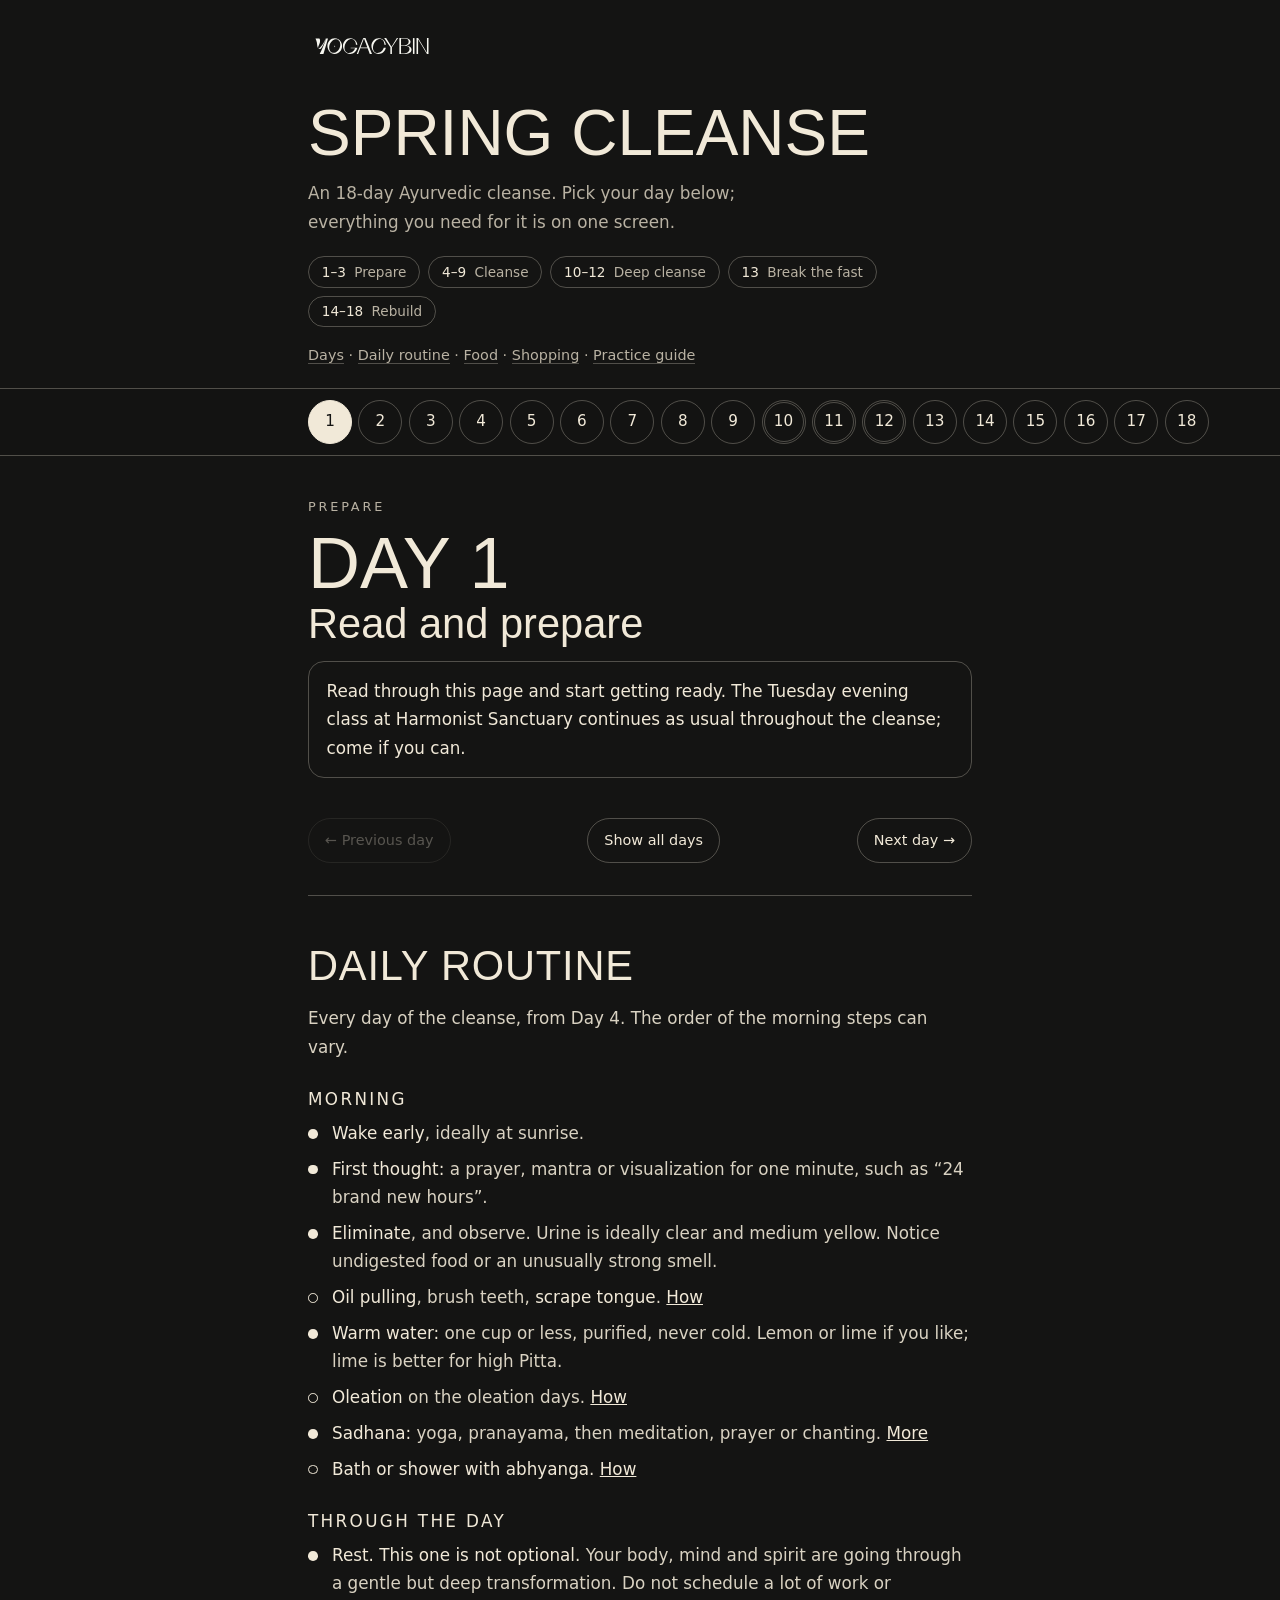
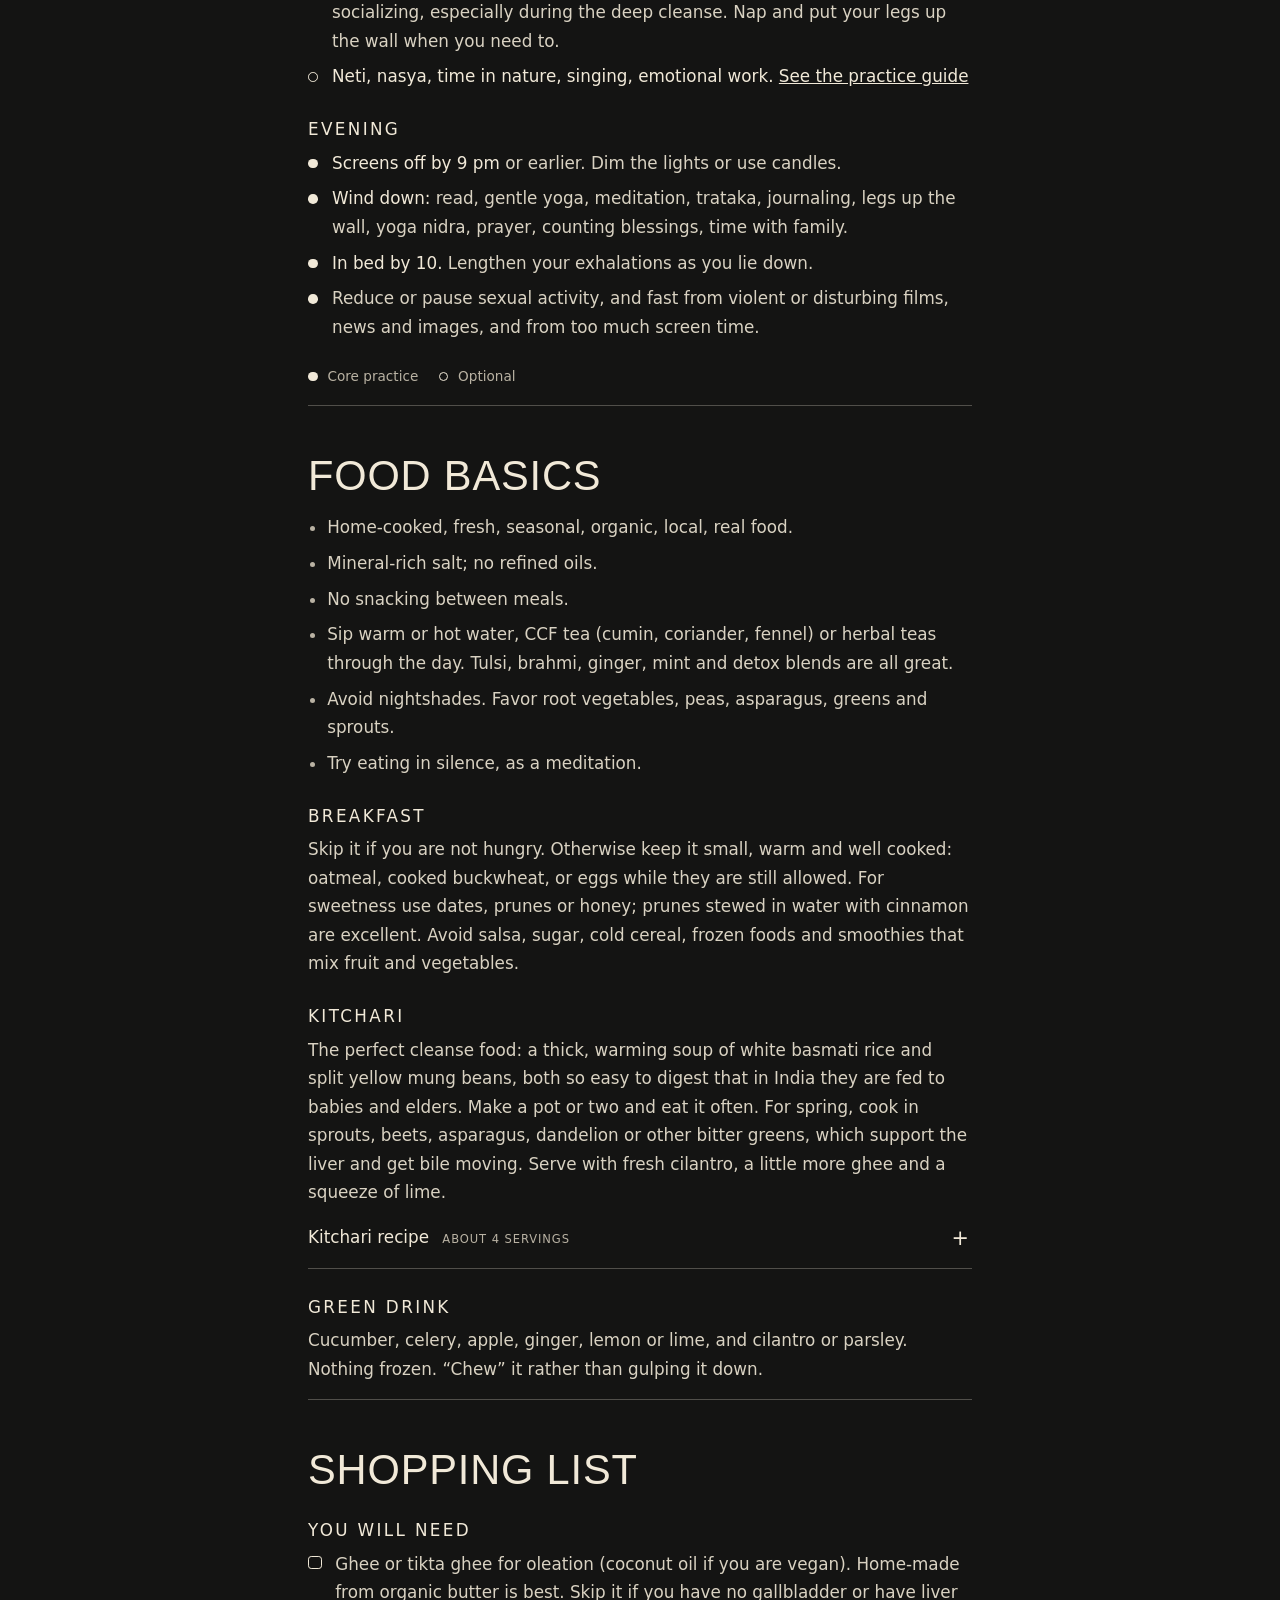
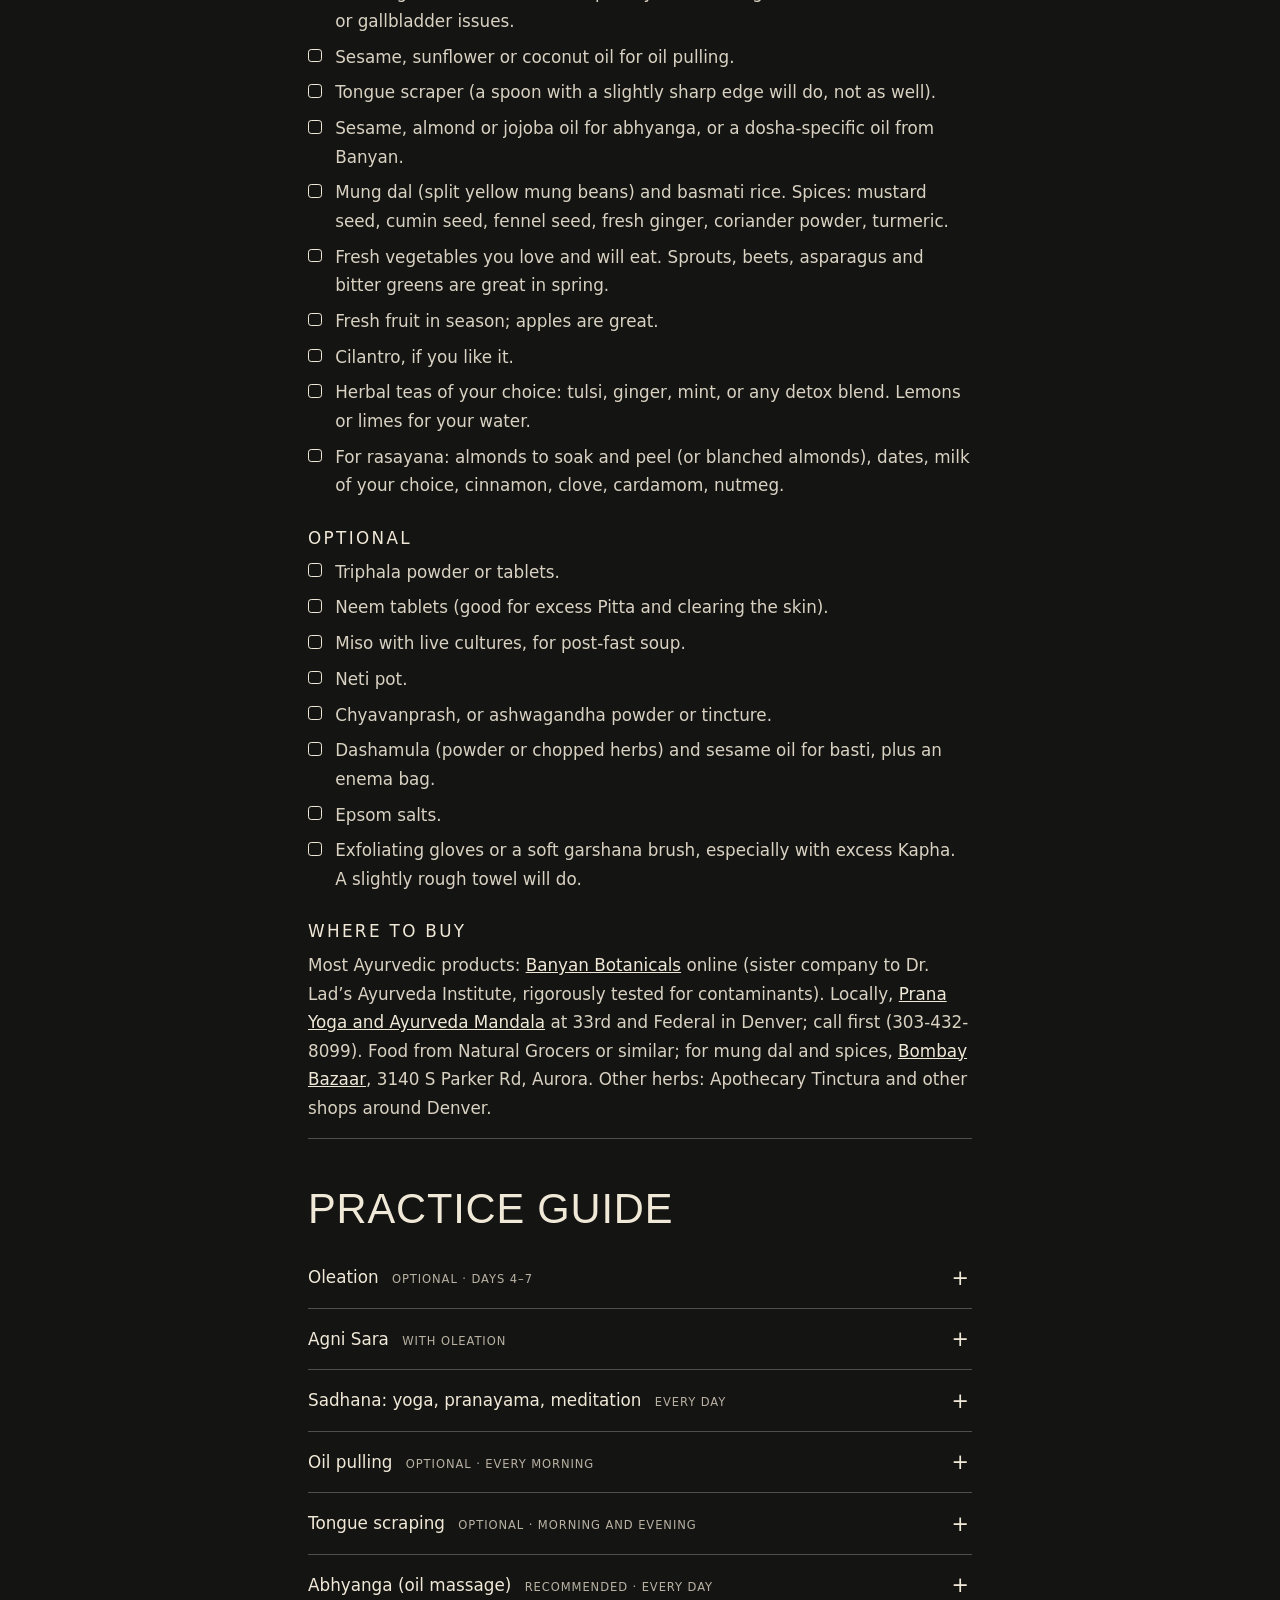
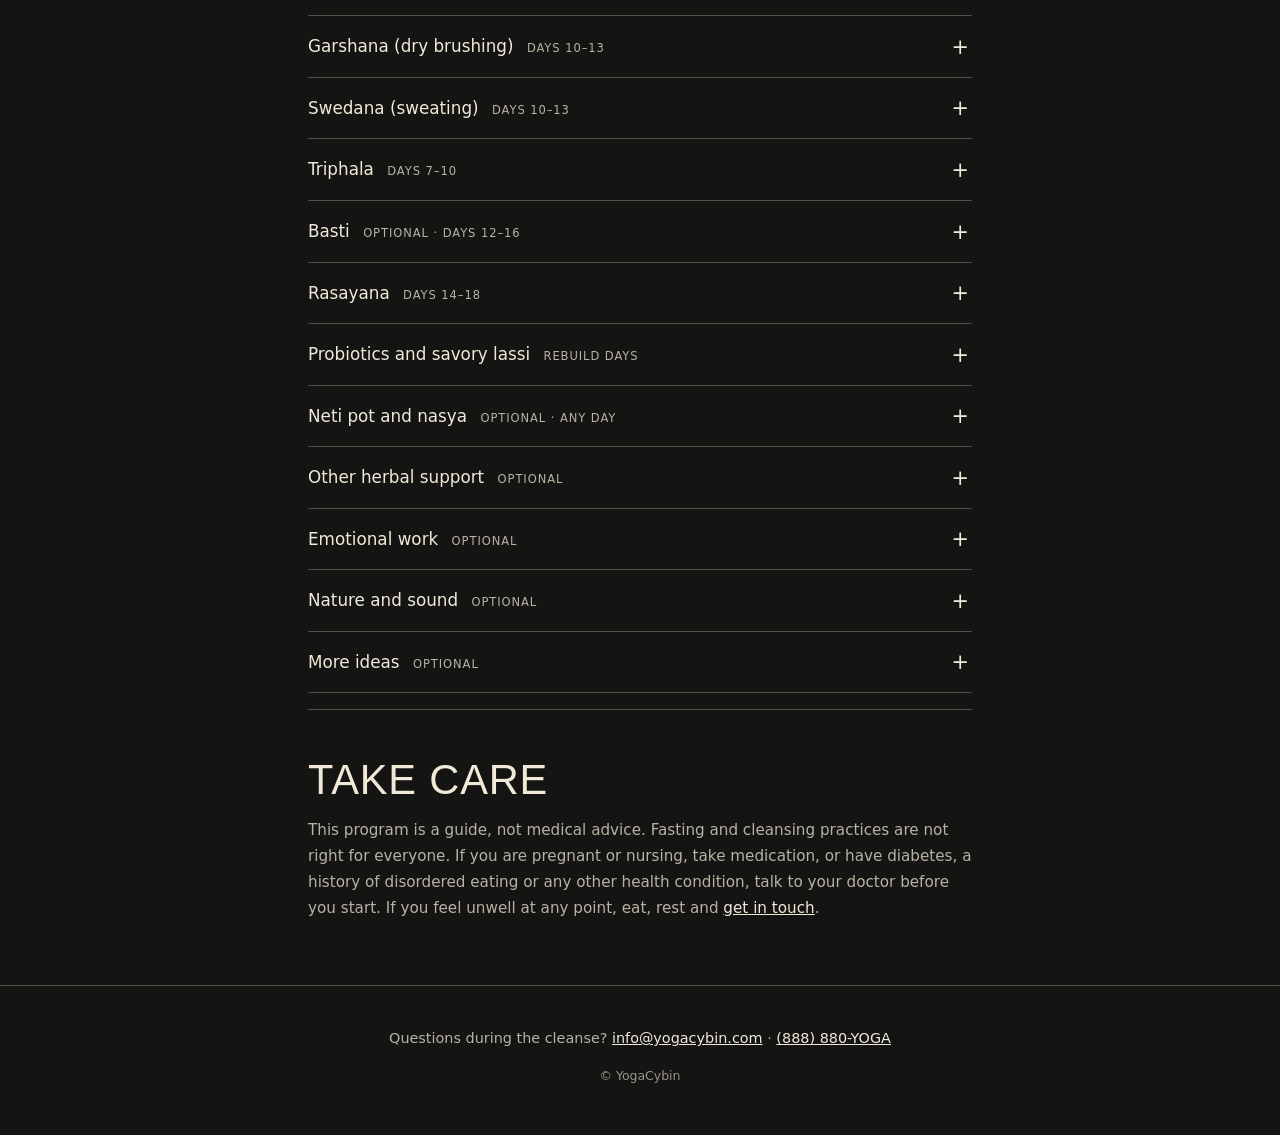
<file: spring-cleanse/index.html>
<!doctype html>
<html lang="en">
<head>
  <meta charset="utf-8">
  <meta name="viewport" content="width=device-width, initial-scale=1">
  <title>Spring Cleanse — YogaCybin</title>
  <meta name="description" content="Day-by-day guide for participants of the YogaCybin Spring Cleanse.">
  <meta name="robots" content="noindex, nofollow">
  <meta http-equiv="Content-Security-Policy" content="default-src 'self'; style-src 'self' https://fonts.googleapis.com; font-src https://fonts.gstatic.com; img-src 'self' data:; script-src 'self'; base-uri 'self'; form-action 'none'; frame-ancestors 'none'">
  <meta name="theme-color" content="#141413">
  <link rel="icon" href="../assets/favicon.png" type="image/png">
  <link rel="preconnect" href="https://fonts.googleapis.com">
  <link rel="preconnect" href="https://fonts.gstatic.com" crossorigin>
  <link href="https://fonts.googleapis.com/css2?family=Poiret+One&family=Quicksand:wght@300;400;500&display=swap" rel="stylesheet">
  <link rel="stylesheet" href="../styles.css">
  <link rel="stylesheet" href="../cleanse.css">
</head>
<body class="cleanse">
  <a class="skip" href="#days">Skip to the days</a>

  <header class="c-head">
    <a href="../" aria-label="YogaCybin home"><img class="logo" src="../assets/YogaCybin_no_gap_10.svg" alt="YogaCybin" width="145" height="50"></a>
    <h1>Spring Cleanse</h1>
    <p>An 18-day Ayurvedic cleanse. Pick your day below; everything you need for it is on one screen.</p>
    <ol class="phases"><li><b>1–3</b> Prepare</li><li><b>4–9</b> Cleanse</li><li><b>10–12</b> Deep cleanse</li><li><b>13</b> Break the fast</li><li><b>14–18</b> Rebuild</li></ol>
    <p class="toc"><a href="#days">Days</a> · <a href="#routine">Daily routine</a> · <a href="#food">Food</a> · <a href="#shopping">Shopping</a> · <a href="#guide">Practice guide</a></p>
  </header>

  <nav class="daynav" aria-label="Days"><a href="#day-1" data-day="1" class="ph-prepare">1</a><a href="#day-2" data-day="2" class="ph-prepare">2</a><a href="#day-3" data-day="3" class="ph-prepare">3</a><a href="#day-4" data-day="4" class="ph-cleanse">4</a><a href="#day-5" data-day="5" class="ph-cleanse">5</a><a href="#day-6" data-day="6" class="ph-cleanse">6</a><a href="#day-7" data-day="7" class="ph-cleanse">7</a><a href="#day-8" data-day="8" class="ph-cleanse">8</a><a href="#day-9" data-day="9" class="ph-cleanse">9</a><a href="#day-10" data-day="10" class="ph-deep">10</a><a href="#day-11" data-day="11" class="ph-deep">11</a><a href="#day-12" data-day="12" class="ph-deep">12</a><a href="#day-13" data-day="13" class="ph-break">13</a><a href="#day-14" data-day="14" class="ph-rebuild">14</a><a href="#day-15" data-day="15" class="ph-rebuild">15</a><a href="#day-16" data-day="16" class="ph-rebuild">16</a><a href="#day-17" data-day="17" class="ph-rebuild">17</a><a href="#day-18" data-day="18" class="ph-rebuild">18</a></nav>

  <main>
    <div id="days">
<article class="day" id="day-1" data-day="1">
  <p class="phase">Prepare</p>
  <h2><span>Day 1</span> Read and prepare</h2>
  <p class="daynote">Read through this page and start getting ready. The Tuesday evening class at Harmonist Sanctuary continues as usual throughout the cleanse; come if you can.</p>
</article>
<article class="day" id="day-2" data-day="2">
  <p class="phase">Prepare</p>
  <h2><span>Day 2</span> Study and shop</h2>
  <p class="daynote">Read through this page, then shop for food and supplies. Start any of the daily practices now to get your mindset strong.</p>
  <p class="jump"><a href="#shopping">Shopping list</a> · <a href="#routine">Daily routine</a> · <a href="#guide">Practice guide</a></p>
</article>
<article class="day" id="day-3" data-day="3">
  <p class="phase">Prepare</p>
  <h2><span>Day 3</span> Study and shop</h2>
  <p class="daynote">Read through this page, then shop for food and supplies. Start any of the daily practices now to get your mindset strong.</p>
  <p class="jump"><a href="#shopping">Shopping list</a> · <a href="#routine">Daily routine</a> · <a href="#guide">Practice guide</a></p>
</article>
<article class="day" id="day-4" data-day="4">
  <p class="phase">Cleanse</p>
  <h2><span>Day 4</span> The cleanse begins</h2>
  <p class="daynote">The formal cleanse starts today. In your morning practice, light a candle for everyone on the cleanse.</p>
  <section><h3>Food</h3><ul><li>Breakfast only if you are hungry: a small, warm, well-cooked meal. Otherwise tea, golden milk or a <a href="#green-drink">green drink</a>.</li><li>Cut out processed foods, sugar, coffee, alcohol, recreational drugs, soda and any food you know you are allergic to.</li><li>No sweeteners except local honey. Apple juice is fine.</li></ul></section>
  <section><h3>Morning</h3><ul><li>Optional <a href="#oleation">oleation</a>: 1–2 tablespoons of melted ghee, after your warm water and before sadhana.</li><li>If you oleate, do <a href="#agni-sara">Agni Sara</a> during sadhana.</li><li>Sadhana: your own yoga, pranayama and meditation.</li></ul></section>
  <section><h3>Body care</h3><ul><li>Start daily <a href="#abhyanga">abhyanga</a> (self-massage with oil), before or after your bath or shower.</li></ul></section>
  <p class="jump">Plus the <a href="#routine">daily routine</a> and plenty of rest.</p>
</article>
<article class="day" id="day-5" data-day="5">
  <p class="phase">Cleanse</p>
  <h2><span>Day 5</span> Simplify</h2>
  <section><h3>Food</h3><ul><li>Breakfast as you need it: skip it, or have a small, warm, well-cooked meal.</li><li>Also cut out gluten, eggs and dairy (ghee is fine).</li><li>Eat 2–3 simple, clean meals: bean and vegetable soups, steamed vegetables with ghee and salt, cooked grains, salad greens, beans (sprouted are best).</li><li>Eat fruit on its own. Apples are great.</li></ul></section>
  <section><h3>Morning</h3><ul><li>Optional <a href="#oleation">oleation</a>: 2–3 tablespoons of melted ghee, after your warm water and before sadhana.</li><li>If you oleate, do <a href="#agni-sara">Agni Sara</a> during sadhana.</li><li>Sadhana: your own yoga, pranayama and meditation.</li></ul></section>
  <section><h3>Body care</h3><ul><li>Light <a href="#abhyanga">abhyanga</a>.</li></ul></section>
  <p class="jump">Plus the <a href="#routine">daily routine</a> and plenty of rest.</p>
</article>
<article class="day" id="day-6" data-day="6">
  <p class="phase">Cleanse</p>
  <h2><span>Day 6</span> Simplify further</h2>
  <section><h3>Food</h3><ul><li>Breakfast as you need it: skip it, or have a small, warm, well-cooked meal.</li><li>Same as Day 5. Also cut out all wheat, anything with additives or preservatives, nightshades (peppers, tomatoes, white potatoes), spinach and caffeine.</li><li>Drink plenty of warm water with lemon or lime. Apple juice is fine.</li></ul></section>
  <section><h3>Morning</h3><ul><li>Optional <a href="#oleation">oleation</a>: 3–4 tablespoons of melted ghee, after your warm water and before sadhana.</li><li>If you oleate, do <a href="#agni-sara">Agni Sara</a> during sadhana.</li><li>Sadhana: your own yoga, pranayama and meditation.</li></ul></section>
  <section><h3>Body care</h3><ul><li>Light <a href="#abhyanga">abhyanga</a>.</li></ul></section>
  <p class="jump">Plus the <a href="#routine">daily routine</a> and plenty of rest.</p>
</article>
<article class="day" id="day-7" data-day="7">
  <p class="phase">Cleanse</p>
  <h2><span>Day 7</span> Kitchari for lunch</h2>
  <section><h3>Food</h3><ul><li>Breakfast as you need it: skip it, or have a small, warm, well-cooked meal.</li><li>Same as Day 6, with <a href="#kitchari">kitchari</a> for lunch. Top it with plenty of ghee and fresh cilantro.</li><li>Drink hot water or herbal and cleansing teas.</li><li>No food after 6 pm.</li></ul></section>
  <section><h3>Morning</h3><ul><li>Optional <a href="#oleation">oleation</a>: 4–5 tablespoons of melted ghee, after your warm water and before sadhana.</li><li>If you oleate, do <a href="#agni-sara">Agni Sara</a> during sadhana.</li><li>Sadhana: your own yoga, pranayama and meditation.</li></ul></section>
  <section><h3>Body care</h3><ul><li>Light <a href="#abhyanga">abhyanga</a>.</li></ul></section>
  <section><h3>Evening</h3><ul><li><a href="#triphala">Triphala</a> tea 1 hour before bed: 1 tsp powder in 1 cup of water, or 2 tablets.</li></ul></section>
  <p class="jump">Plus the <a href="#routine">daily routine</a> and plenty of rest.</p>
</article>
<article class="day" id="day-8" data-day="8">
  <p class="phase">Cleanse</p>
  <h2><span>Day 8</span> One meal, if you choose</h2>
  <section><h3>Food</h3><ul><li>Breakfast as you need it: skip it, or have a small, warm, well-cooked meal.</li><li>Same as Day 7, <em>or</em> eat one meal only: kitchari with vegetables in the middle of the day, skipping breakfast and dinner.</li><li>Drink hot water with lemon or lime, or herbal and cleansing teas.</li></ul></section>
  <section><h3>Morning</h3><ul><li>No more oleation for the rest of the cleanse.</li><li>Sadhana: your own yoga, pranayama and meditation.</li></ul></section>
  <section><h3>Body care</h3><ul><li>Light <a href="#abhyanga">abhyanga</a>.</li></ul></section>
  <section><h3>Evening</h3><ul><li><a href="#triphala">Triphala</a> tea 1 hour before bed: 1 tsp powder in 1 cup of water, or 2 tablets. Reduce the dose if you get diarrhea or cramping.</li></ul></section>
  <p class="jump">Plus the <a href="#routine">daily routine</a> and plenty of rest.</p>
</article>
<article class="day" id="day-9" data-day="9">
  <p class="phase">Cleanse</p>
  <h2><span>Day 9</span> One meal, if you choose</h2>
  <section><h3>Food</h3><ul><li>No breakfast.</li><li>Same as Day 7, <em>or</em> eat one meal only: kitchari with vegetables in the middle of the day.</li><li>Drink hot water with lemon or lime, or herbal and cleansing teas.</li></ul></section>
  <section><h3>Morning</h3><ul><li>Sadhana: your own yoga, pranayama and meditation.</li></ul></section>
  <section><h3>Body care</h3><ul><li>Light <a href="#abhyanga">abhyanga</a>.</li></ul></section>
  <section><h3>Evening</h3><ul><li><a href="#triphala">Triphala</a> tea 1 hour before bed: 1 tsp powder in 1 cup of water, or 2 tablets. Reduce the dose if you get diarrhea or cramping.</li></ul></section>
  <p class="jump">Plus the <a href="#routine">daily routine</a> and plenty of rest.</p>
</article>
<article class="day" id="day-10" data-day="10">
  <p class="phase">Deep cleanse</p>
  <h2><span>Day 10</span> Deep cleanse begins</h2>
  <section><h3>Food</h3><ul><li>No breakfast.</li><li>Same as Day 9, <em>or</em> water fast.</li><li>If you feel lightheaded or weak, sip an electrolyte drink: warm water, honey, mineral salt, cayenne and apple juice.</li></ul></section>
  <section><h3>Morning</h3><ul><li>Sadhana: your own yoga, pranayama and meditation.</li></ul></section>
  <section><h3>Body care</h3><ul><li>Light <a href="#abhyanga">abhyanga</a>.</li><li>Optional heavier abhyanga with castor oil before sweating.</li><li><a href="#garshana">Garshana</a> (dry brushing) before your bath or shower.</li><li><a href="#swedana">Swedana</a> (sweating): sauna or hot bath, 20 minutes at most. Drink plenty of water afterwards.</li></ul></section>
  <section><h3>Evening</h3><ul><li><a href="#triphala">Triphala</a> tea 1 hour before bed: 1 tsp powder in 1 cup of water, or 2 tablets. Reduce the dose if you get diarrhea or cramping.</li></ul></section>
  <p class="jump">Plus the <a href="#routine">daily routine</a> and plenty of rest.</p>
</article>
<article class="day" id="day-11" data-day="11">
  <p class="phase">Deep cleanse</p>
  <h2><span>Day 11</span> Deep cleanse</h2>
  <section><h3>Food</h3><ul><li>No breakfast.</li><li>Same as Day 9, <em>or</em> water fast.</li><li>If you feel lightheaded or weak, sip an electrolyte drink: warm water, honey, mineral salt, cayenne and apple juice.</li></ul></section>
  <section><h3>Morning</h3><ul><li>Sadhana: less asana, more meditation, pranayama, yoga nidra or legs up the wall.</li></ul></section>
  <section><h3>Body care</h3><ul><li>Light <a href="#abhyanga">abhyanga</a>.</li><li>Optional heavier abhyanga with castor oil before sweating.</li><li><a href="#garshana">Garshana</a> (dry brushing) before your bath or shower.</li><li><a href="#swedana">Swedana</a> (sweating): sauna or hot bath, 20 minutes at most. Drink plenty of water afterwards.</li></ul></section>
  <p class="jump">Plus the <a href="#routine">daily routine</a> and plenty of rest.</p>
</article>
<article class="day" id="day-12" data-day="12">
  <p class="phase">Deep cleanse</p>
  <h2><span>Day 12</span> Deep cleanse</h2>
  <p class="daynote">It is fine to break your fast today if you are unwell.</p>
  <section><h3>Food</h3><ul><li>No breakfast.</li><li>Same as Day 9, <em>or</em> water fast.</li><li>If you feel lightheaded or weak, sip an electrolyte drink: warm water, honey, mineral salt, cayenne and apple juice.</li></ul></section>
  <section><h3>Morning</h3><ul><li>Sadhana: less asana, more meditation, pranayama, yoga nidra or legs up the wall.</li></ul></section>
  <section><h3>Body care</h3><ul><li>Light <a href="#abhyanga">abhyanga</a>.</li><li>Optional heavier abhyanga with castor oil before sweating.</li><li><a href="#garshana">Garshana</a> (dry brushing) before your bath or shower.</li><li><a href="#swedana">Swedana</a> (sweating): sauna or hot bath, 20 minutes at most. Drink plenty of water afterwards.</li></ul></section>
  <section><h3>Evening</h3><ul><li>Optional <a href="#basti">basti</a> this evening. Do it on any two nights between Day 12 and Day 16, twice in total, and take a probiotic food afterwards.</li></ul></section>
  <p class="jump">Plus the <a href="#routine">daily routine</a> and plenty of rest.</p>
</article>
<article class="day" id="day-13" data-day="13">
  <p class="phase">Break the fast</p>
  <h2><span>Day 13</span> Break the fast</h2>
  <section><h3>Food</h3><ul><li>Break your fast at late breakfast or midday with kanji (watery rice with ghee and salt; peas are fine) or kitchari.</li><li>Add a <a href="#green-drink">green drink</a> and chew it. You can have it at dinner instead.</li></ul></section>
  <section><h3>Morning</h3><ul><li>Sadhana: your own yoga, pranayama and meditation.</li></ul></section>
  <section><h3>Body care</h3><ul><li>Light <a href="#abhyanga">abhyanga</a>.</li><li><a href="#garshana">Garshana</a> (dry brushing) before your bath or shower.</li><li><a href="#swedana">Swedana</a> (sweating): sauna or hot bath, 20 minutes at most. Drink plenty of water afterwards.</li></ul></section>
  <section><h3>Evening</h3><ul><li>Optional <a href="#basti">basti</a> this evening. Do it on any two nights between Day 12 and Day 16, twice in total, and take a probiotic food afterwards.</li></ul></section>
  <p class="jump">Plus the <a href="#routine">daily routine</a> and plenty of rest.</p>
</article>
<article class="day" id="day-14" data-day="14">
  <p class="phase">Rebuild</p>
  <h2><span>Day 14</span> Rasayana begins</h2>
  <section><h3>Food</h3><ul><li>Breakfast as you need it: skip it, or have a small, warm, well-cooked meal.</li><li>Back to 2 meals: kitchari with greens, sprouts or asparagus. A different soup is fine too.</li><li>Add a <a href="#probiotics">probiotic food</a> with your meal: mild kimchi, horseradish or kombucha. Wait one more day for dairy.</li></ul></section>
  <section><h3>Morning</h3><ul><li>Sadhana: your own yoga, pranayama and meditation.</li></ul></section>
  <section><h3>Body care</h3><ul><li>Light <a href="#abhyanga">abhyanga</a>.</li></ul></section>
  <section><h3>Evening</h3><ul><li>Optional <a href="#basti">basti</a> this evening. Do it on any two nights between Day 12 and Day 16, twice in total, and take a probiotic food afterwards.</li><li><a href="#rasayana">Rasayana</a> 1 hour before bed.</li></ul></section>
  <p class="jump">Plus the <a href="#routine">daily routine</a> and plenty of rest.</p>
</article>
<article class="day" id="day-15" data-day="15">
  <p class="phase">Rebuild</p>
  <h2><span>Day 15</span> Widen the plate</h2>
  <section><h3>Food</h3><ul><li>Breakfast as you need it: skip it, or have a small, warm, well-cooked meal.</li><li>Same as Day 14, with more variety: millet, quinoa or buckwheat, and more vegetables (still no nightshades).</li><li>Some salad with a little oil or avocado.</li><li>Probiotic food with a meal. Kefir, yogurt or a <a href="#lassi">savory lassi</a> are fine from today.</li></ul></section>
  <section><h3>Morning</h3><ul><li>Sadhana: your own yoga, pranayama and meditation.</li></ul></section>
  <section><h3>Body care</h3><ul><li>Light <a href="#abhyanga">abhyanga</a>.</li></ul></section>
  <section><h3>Evening</h3><ul><li>Optional <a href="#basti">basti</a> this evening. Do it on any two nights between Day 12 and Day 16, twice in total, and take a probiotic food afterwards.</li><li><a href="#rasayana">Rasayana</a> 1 hour before bed.</li></ul></section>
  <p class="jump">Plus the <a href="#routine">daily routine</a> and plenty of rest.</p>
</article>
<article class="day" id="day-16" data-day="16">
  <p class="phase">Rebuild</p>
  <h2><span>Day 16</span> Two to three meals</h2>
  <section><h3>Food</h3><ul><li>Breakfast as you need it: skip it, or have a small, warm, well-cooked meal.</li><li>Eat 2–3 meals. One can be a fruit salad, but not lunch. It does not have to be kitchari, but hold off on strong, pungent spices.</li><li>Other dairy, healthy sweeteners and healthy fats are fine if you want them.</li><li>Probiotic food with a meal.</li></ul></section>
  <section><h3>Morning</h3><ul><li>Sadhana: your own yoga, pranayama and meditation.</li></ul></section>
  <section><h3>Body care</h3><ul><li>Light <a href="#abhyanga">abhyanga</a>.</li></ul></section>
  <section><h3>Evening</h3><ul><li>Optional <a href="#basti">basti</a> this evening. Do it on any two nights between Day 12 and Day 16, twice in total, and take a probiotic food afterwards.</li><li><a href="#rasayana">Rasayana</a> 1 hour before bed.</li></ul></section>
  <p class="jump">Plus the <a href="#routine">daily routine</a> and plenty of rest.</p>
</article>
<article class="day" id="day-17" data-day="17">
  <p class="phase">Rebuild</p>
  <h2><span>Day 17</span> More variety</h2>
  <section><h3>Food</h3><ul><li>Breakfast as you need it: skip it, or have a small, warm, well-cooked meal.</li><li>Same as Day 16. You can add more pungent spices and a wider range of grains, beans, vegetables, nuts and fruits.</li><li>Still no snacking between meals.</li><li>Probiotic food with a meal.</li></ul></section>
  <section><h3>Morning</h3><ul><li>Sadhana: your own yoga, pranayama and meditation.</li></ul></section>
  <section><h3>Body care</h3><ul><li>Light <a href="#abhyanga">abhyanga</a>.</li></ul></section>
  <section><h3>Evening</h3><ul><li><a href="#rasayana">Rasayana</a> 1 hour before bed.</li></ul></section>
  <p class="jump">Plus the <a href="#routine">daily routine</a> and plenty of rest.</p>
</article>
<article class="day" id="day-18" data-day="18">
  <p class="phase">Rebuild</p>
  <h2><span>Day 18</span> Closing celebration</h2>
  <p class="daynote">You made it! Celebrate, and keep your diet and lifestyle this clean for as long as you can.</p>
  <section><h3>Food</h3><ul><li>Breakfast as you need it: skip it, or have a small, warm, well-cooked meal.</li><li>2–3 clean meals, still no snacking. Add eggs if you like.</li><li>Probiotic food with a meal.</li></ul></section>
  <section><h3>Morning</h3><ul><li>Sadhana: your own yoga, pranayama and meditation.</li></ul></section>
  <section><h3>Body care</h3><ul><li>Light <a href="#abhyanga">abhyanga</a>.</li></ul></section>
  <section><h3>Evening</h3><ul><li><a href="#rasayana">Rasayana</a> 1 hour before bed. Keep taking it for another week.</li></ul></section>
  <p class="jump">Plus the <a href="#routine">daily routine</a> and plenty of rest.</p>
</article>
    </div>
    <div class="pager">
      <button type="button" id="prev">← Previous day</button>
      <button type="button" id="all">Show all days</button>
      <button type="button" id="next">Next day →</button>
    </div>

    <section class="block" id="routine">
      <h2>Daily routine</h2>
      <p>Every day of the cleanse, from Day 4. The order of the morning steps can vary.</p>
      <h3>Morning</h3>
      <ol class="routine">
        <li><b>Wake early</b>, ideally at sunrise.</li>
        <li><b>First thought:</b> a prayer, mantra or visualization for one minute, such as “24 brand new hours”.</li>
        <li><b>Eliminate</b>, and observe. Urine is ideally clear and medium yellow. Notice undigested food or an unusually strong smell.</li>
        <li class="opt"><b>Oil pulling</b>, brush teeth, <b>scrape tongue</b>. <a href="#oil-pulling">How</a></li>
        <li><b>Warm water:</b> one cup or less, purified, never cold. Lemon or lime if you like; lime is better for high Pitta.</li>
        <li class="opt"><b>Oleation</b> on the oleation days. <a href="#oleation">How</a></li>
        <li><b>Sadhana:</b> yoga, pranayama, then meditation, prayer or chanting. <a href="#sadhana">More</a></li>
        <li class="opt"><b>Bath or shower with abhyanga.</b> <a href="#abhyanga">How</a></li>
      </ol>
      <h3>Through the day</h3>
      <ul class="routine">
        <li><b>Rest. This one is not optional.</b> Your body, mind and spirit are going through a gentle but deep transformation. Do not schedule a lot of work or socializing, especially during the deep cleanse. Nap and put your legs up the wall when you need to.</li>
        <li class="opt"><b>Neti, nasya, time in nature, singing, emotional work.</b> <a href="#guide">See the practice guide</a></li>
      </ul>
      <h3>Evening</h3>
      <ul class="routine">
        <li><b>Screens off by 9 pm</b> or earlier. Dim the lights or use candles.</li>
        <li><b>Wind down:</b> read, gentle yoga, meditation, trataka, journaling, legs up the wall, yoga nidra, prayer, counting blessings, time with family.</li>
        <li><b>In bed by 10.</b> Lengthen your exhalations as you lie down.</li>
        <li>Reduce or pause sexual activity, and fast from violent or disturbing films, news and images, and from too much screen time.</li>
      </ul>
      <p class="key"><span class="dot"></span> Core practice <span class="dot opt"></span> Optional</p>
    </section>

    <section class="block" id="food">
      <h2>Food basics</h2>
      <ul>
        <li>Home-cooked, fresh, seasonal, organic, local, real food.</li>
        <li>Mineral-rich salt; no refined oils.</li>
        <li>No snacking between meals.</li>
        <li>Sip warm or hot water, CCF tea (cumin, coriander, fennel) or herbal teas through the day. Tulsi, brahmi, ginger, mint and detox blends are all great.</li>
        <li>Avoid nightshades. Favor root vegetables, peas, asparagus, greens and sprouts.</li>
        <li>Try eating in silence, as a meditation.</li>
      </ul>
      <h3>Breakfast</h3>
      <p>Skip it if you are not hungry. Otherwise keep it small, warm and well cooked: oatmeal, cooked buckwheat, or eggs while they are still allowed. For sweetness use dates, prunes or honey; prunes stewed in water with cinnamon are excellent. Avoid salsa, sugar, cold cereal, frozen foods and smoothies that mix fruit and vegetables.</p>
      <h3 id="kitchari">Kitchari</h3>
      <p>The perfect cleanse food: a thick, warming soup of white basmati rice and split yellow mung beans, both so easy to digest that in India they are fed to babies and elders. Make a pot or two and eat it often. For spring, cook in sprouts, beets, asparagus, dandelion or other bitter greens, which support the liver and get bile moving. Serve with fresh cilantro, a little more ghee and a squeeze of lime.</p>
      <details id="kitchari-recipe"><summary>Kitchari recipe <span class="tag">About 4 servings</span></summary><div>
        <ol><li>Rinse 1 cup white basmati rice (or quinoa) and 1 cup split yellow mung beans (mung dal). Cook them together in 4–6 cups of water until they begin to soften. Add cubed vegetables now; add greens later, as they cook quickly.</li><li>In a small pot, melt 2 tablespoons of ghee and fry, in this order: 1–2 teaspoons diced fresh ginger, 1 teaspoon black or brown mustard seeds, 1–2 teaspoons cumin seeds, 1 teaspoon fennel seeds.</li><li>Turn off the heat and stir in 2 teaspoons coriander powder, 2 teaspoons turmeric, a small pinch of hing (asafoetida; skip if you have none) and a little freshly ground black pepper.</li><li>Add the spices to the pot and keep cooking on medium-low, adding water as needed, until the grains are almost indistinguishable. The right consistency is like slightly thin oatmeal.</li><li>Salt to taste at the end. Add more of any of the spices, or dry ginger, if you like it spicier.</li></ol>
        <p>If you would rather watch: <a href="https://www.youtube.com/watch?v=JLJN6ENjGbc" target="_blank" rel="noopener">a kitchari video</a>, and <a href="https://www.banyanbotanicals.com/info/ayurvedic-living/living-ayurveda/diet/how-to-make-kitchari/" target="_blank" rel="noopener">Banyan’s extensive guide</a>.</p>
      </div></details>
      <h3 id="green-drink">Green drink</h3>
      <p>Cucumber, celery, apple, ginger, lemon or lime, and cilantro or parsley. Nothing frozen. “Chew” it rather than gulping it down.</p>
    </section>

    <section class="block" id="shopping">
      <h2>Shopping list</h2>
      <h3>You will need</h3>
      <ul class="check"><li>Ghee or tikta ghee for oleation (coconut oil if you are vegan). Home-made from organic butter is best. Skip it if you have no gallbladder or have liver or gallbladder issues.</li><li>Sesame, sunflower or coconut oil for oil pulling.</li><li>Tongue scraper (a spoon with a slightly sharp edge will do, not as well).</li><li>Sesame, almond or jojoba oil for abhyanga, or a dosha-specific oil from Banyan.</li><li>Mung dal (split yellow mung beans) and basmati rice. Spices: mustard seed, cumin seed, fennel seed, fresh ginger, coriander powder, turmeric.</li><li>Fresh vegetables you love and will eat. Sprouts, beets, asparagus and bitter greens are great in spring.</li><li>Fresh fruit in season; apples are great.</li><li>Cilantro, if you like it.</li><li>Herbal teas of your choice: tulsi, ginger, mint, or any detox blend. Lemons or limes for your water.</li><li>For rasayana: almonds to soak and peel (or blanched almonds), dates, milk of your choice, cinnamon, clove, cardamom, nutmeg.</li></ul>
      <h3>Optional</h3>
      <ul class="check"><li>Triphala powder or tablets.</li><li>Neem tablets (good for excess Pitta and clearing the skin).</li><li>Miso with live cultures, for post-fast soup.</li><li>Neti pot.</li><li>Chyavanprash, or ashwagandha powder or tincture.</li><li>Dashamula (powder or chopped herbs) and sesame oil for basti, plus an enema bag.</li><li>Epsom salts.</li><li>Exfoliating gloves or a soft garshana brush, especially with excess Kapha. A slightly rough towel will do.</li></ul>
      <h3>Where to buy</h3>
      <p>Most Ayurvedic products: <a href="https://www.banyanbotanicals.com/" target="_blank" rel="noopener">Banyan Botanicals</a> online (sister company to Dr. Lad’s Ayurveda Institute, rigorously tested for contaminants). Locally, <a href="https://pyamandala.com/" target="_blank" rel="noopener">Prana Yoga and Ayurveda Mandala</a> at 33rd and Federal in Denver; call first (303-432-8099). Food from Natural Grocers or similar; for mung dal and spices, <a href="https://www.mapquest.com/us/colorado/bombay-bazaar-272463731" target="_blank" rel="noopener">Bombay Bazaar</a>, 3140 S Parker Rd, Aurora. Other herbs: Apothecary Tinctura and other shops around Denver.</p>
    </section>

    <section class="block" id="guide">
      <h2>Practice guide</h2>
      <details id="oleation"><summary>Oleation <span class="tag">Optional · Days 4–7</span></summary><div><p>Oleation, or <em>snehakarma</em>, loosens ama (toxicity) and imbalanced doshas from the inner tissues so they can be released. For the cleanse we use ghee, tikta ghee, sesame oil, coconut oil (if you are vegan) or flax oil. Never heat flax oil.</p><p>Take it in the morning after cleaning your mouth, about 10 minutes after your hot water and before sadhana. The amount rises each day:</p><p><b>Days 4 to 7 of the spring cleanse: 1–2, 2–3, 3–4, then 4–5 tablespoons.</b></p><p>Some resistance to drinking that much oil is normal. If you feel nauseous, add a pinch of black pepper or dry ginger to the oil. If the nausea is strong, or you get diarrhea, take less. Sip hot water or hot lemon water afterwards, then begin your sadhana.</p><p>You will know you are sufficiently oiled when your stools look fluffy, ashen-grey, and break apart when they hit the water. If you have not reached that by the last oleation day, keep adding ghee to your kitchari and other food.</p><p>Tikta ghee is a very bitter ghee that is especially good for expelling excess Pitta and Kapha; find it <a href="https://vadikherbs.com/products/tikta-ghrita-bitter-ghee-7oz" target="_blank" rel="noopener">online</a>. For more detox power, or to clear your skin, you can take 2 <a href="https://www.banyanbotanicals.com/neem-tablets-10/" target="_blank" rel="noopener">neem tablets</a> with your oleation or throughout the cleanse.</p><p class="warn">Skip oleation entirely if you do not have a gallbladder, if you have gallbladder or liver problems, or if the nausea is extreme.</p></div></details>
      <details id="agni-sara"><summary>Agni Sara <span class="tag">With oleation</span></summary><div><p>A kriya that massages the abdominal organs. Do 3 repetitions during sadhana, on an empty stomach, about 10–20 minutes after oleation. Superb during a cleanse.</p><p><a href="https://www.youtube.com/watch?v=vhM0fjR_yr8" target="_blank" rel="noopener">Watch the Agni Sara technique</a></p></div></details>
      <details id="sadhana"><summary>Sadhana: yoga, pranayama, meditation <span class="tag">Every day</span></summary><div><p>Your spiritual practice, every day of the cleanse. Choose your own yoga, breathwork and meditation, prayer or chanting. If Ayurvedic yoga is new to you, read <a href="https://www.banyanbotanicals.com/info/ayurvedic-living/living-ayurveda/yoga/" target="_blank" rel="noopener">this introduction</a> or <a href="mailto:info@yogacybin.com?subject=Cleanse">ask Pasha</a> for guidance.</p></div></details>
      <details id="oil-pulling"><summary>Oil pulling <span class="tag">Optional · Every morning</span></summary><div><p>A time-tested Ayurvedic practice that draws microbes out through the soft tissues of the mouth. It supports the gums and teeth, and its effects build up over 4–6 weeks of daily practice.</p><ol><li>In the morning, take a little less than 1 tablespoon of organic, cold-pressed oil into your mouth. Coconut, sesame or sunflower oil are all good; avoid cheap commercial corn, soy or “vegetable” oils.</li><li>Swish with some vigour for 5–10 minutes: pull it between the teeth and around the cheeks and gums. Make the bed, feed the cat or stretch while you swish. The oil turns thin, foamy and whitish.</li><li><b>Do not swallow.</b> Spit it out and rinse your mouth with warm water. Then scrape your tongue, and brush and floss as usual.</li><li>Run hot water down the drain for a minute afterwards so the oil does not clog the pipes.</li></ol><p>You can repeat it at night if you wish.</p></div></details>
      <details id="tongue"><summary>Tongue scraping <span class="tag">Optional · Morning and evening</span></summary><div><p>Look at your tongue in the morning before oil pulling or brushing. A whitish, foul-smelling coating is ama from incomplete digestion, often simply from eating late the night before. A yellowish tone points to raised Pitta, greyish to raised Vata; scalloped edges from the teeth show incomplete digestion in the small intestine.</p><p>That coating is full of bacteria and the main cause of bad breath. Scraping it off daily cleans the mouth, gently stimulates the organs reflected on the tongue, and lets you taste your food properly, so you crave less sweet and salt.</p><ol><li>After brushing and oil pulling, stand over the sink. Press the edge of the scraper moderately into the back of the tongue and pull it to the tip in one long, smooth stroke.</li><li>Repeat 3–6 times, moving slightly to each side so you cover the whole surface. Do not scrape so hard that you hurt the taste buds.</li><li>A slight gag reflex at first is normal, and it can help bring up mucus from the back of the throat.</li><li>Rinse the scraper with hot water and let it air dry. Clean it with alcohol or hydrogen peroxide now and then. Stainless steel is the most hygienic.</li></ol><p>No scraper? A spoon with a slightly sharp edge will do, though not as well. A toothbrush is not effective on the tongue.</p></div></details>
      <details id="abhyanga"><summary>Abhyanga (oil massage) <span class="tag">Recommended · Every day</span></summary><div><p>Self-massage with warm oil: anoint your sacred temple. Strongly recommended for everyone, especially with high Vata. Use sesame, almond or jojoba oil, or a dosha-specific oil. Do it in the morning or evening, classically before your bath or shower, or afterwards if you would rather keep oil out of the tub.</p><p>On the sweating days you can go deeper with castor oil before swedana, as described in <a href="https://ayurveda.alandiashram.org/ayurvedic-healing/spring-self-care?rq=bath" target="_blank" rel="noopener">this self-care guide</a>.</p></div></details>
      <details id="garshana"><summary>Garshana (dry brushing) <span class="tag">Days 10–13</span></summary><div><p>Dry brushing exfoliates, moves lymph, reduces ama and improves circulation. Before your bath or shower, brush the dry skin to bring blood to the surface. You do not need silk gloves or a special brush: exfoliating gloves or a rough old towel work. A must if you have a lot of Kapha imbalance or ama; in that case follow it with abhyanga using a little castor oil.</p><p><a href="https://www.youtube.com/watch?v=B8x7PU-T3ws" target="_blank" rel="noopener">Watch the garshana technique</a></p></div></details>
      <details id="swedana"><summary>Swedana (sweating) <span class="tag">Days 10–13</span></summary><div><p>Purging through the skin. If you fast, sweat each day of the deep cleanse plus a day on either side. Use a sauna or simply a hot bath, for no more than 20 minutes, and drink plenty of water afterwards. If you run very Pitta, wrap your head in a cold towel.</p><p>For more heat and drawing power, add to the bath ¼ cup ginger powder, ¼ cup baking soda and 1 cup Epsom salt. Skip the ginger if you are very Pitta.</p></div></details>
      <details id="triphala"><summary>Triphala <span class="tag">Days 7–10</span></summary><div><p>Taken as a tea 1 hour before bed on Days 7 to 10: 1 teaspoon of powder in 1 cup of water, or 2 tablets. Reduce the dose if you get diarrhea or cramping.</p><p>Available at Natural Grocers or from <a href="https://www.banyanbotanicals.com/search?q=triphala" target="_blank" rel="noopener">Banyan Botanicals</a>.</p></div></details>
      <details id="basti"><summary>Basti <span class="tag">Optional · Days 12–16</span></summary><div><p>A warm, oily, medicated enema, superb for releasing excess Vata from the lower body, especially aches in the legs, hips and low back. It is done after purgation (triphala). You can skip the medicated part (dashamula, or ten-roots tea) and use just warm water and sesame oil.</p><p><b>Do it in the evening on any two nights between Day 12 and Day 16, twice in total.</b> Take a probiotic food afterwards. Read the whole procedure before you begin, and the <a href="https://ayurveda.com/blog/basti/" target="_blank" rel="noopener">general information and contraindications</a>.</p><h4>Prepare</h4><ol><li>Eat kitchari for lunch. About an hour before sunset, instead of dinner, prepare the basti.</li><li><b>Dashamula tea:</b> boil 3 cups of pure water, add 2 tablespoons of dried dashamula, turn off the heat and steep for 10 minutes. Strain very well through a silk cloth or coffee filter; only the liquid goes in the bag.</li><li>Blend the tea with ½ cup of sesame oil (not toasted) until emulsified. It must be body temperature or slightly warmer, <b>not hot</b>.</li><li>Warm up the bathroom. Lay old towels on the floor to lie on (there may be some leakage), with a small pillow for your head, and keep a towel handy as a “diaper” for getting to the toilet.</li><li>Find a place above you to hang the bag, such as a towel bar, where you can still reach the clip on the hose while lying down.</li><li>Pour the mixture into the clean, air-dried bag. Run a little through the hose over the sink to check the flow and let the air out.</li><li>Lubricate the nozzle, and yourself, with sesame oil. Do not use petroleum-based jelly even if the kit says so.</li></ol><h4>Administer</h4><ol><li>Lie on your left side. Gently and slowly insert the nozzle; if it is uncomfortable, try another angle. Release the clip bit by bit and let the liquid flow in.</li><li>When the bag is empty, slowly remove the nozzle. Holding the liquid in, stay on your left side for 10 minutes.</li><li>Roll onto your back for 10 minutes. Lift into a slight bridge pose for about 5 breaths, then lower and massage your belly 3–5 times: up the lower left, across just under the ribs, and down the lower right to the inner hip. This follows the colon in reverse.</li><li>Roll onto your right side and rest for 10 minutes.</li><li>Retain the enema for the full 30 minutes, and longer if you can, even until morning. But <b>never hold it longer than the body’s natural urge to eliminate</b>, even if that means getting up at 2 am. A pad or some folded tissue in your underwear guards against leakage.</li><li>After using the toilet, keep resting or go back to bed. Do not be surprised if much less comes out than went in; trust your body to absorb what it needs. Bathe or shower as needed.</li></ol><p>The next day most people feel mentally clear, grounded and more connected to the lower body, and aches in the low back, hips and legs often ease. If not, try another basti on one of the remaining nights.</p><p><b>Equipment:</b> an enema bag with a hook is the simplest; a bucket kit is easier to keep clean but needs a secure way to hang it. Disposable kits are not recommended. Dashamula and sesame oil are sold by Banyan Botanicals.</p></div></details>
      <details id="rasayana"><summary>Rasayana <span class="tag">Days 14–18</span></summary><div><p>Rasayanas, or rejuvenatives, rebuild <em>ojas</em>, the refined essence of good digestion that Ayurveda regards as the root of immunity and vitality. The body normally needs 30–35 days to make a little of it from food; certain foods and herbs nourish it directly: fresh whole milk, dates, almonds, saffron, cardamom, ashwagandha, shatavari and chyavanprash.</p><p><b>From Day 14, and for a week after the cleanse ends.</b> Take it warm in the evening, an hour or two before bed, or in place of dinner. Choose one:</p><h4 id="ojas-shake">Ojas-building shake</h4><ol><li>Pour hot water over 10–12 almonds and soak them for several hours or overnight. Squeeze off the skins (optional, but easier to digest, especially for Vata).</li><li>Blend the almonds with 1–2 pitted dates, 1 cup of milk or almond milk and a pinch of cardamom until slightly foamy.</li><li>Optional: a pinch of dry ginger if digestion is sluggish, a very small pinch of saffron, or a pinch of ashwagandha or shatavari. Add turmeric and ginger to make it more like golden milk. Double it for two.</li></ol><h4>Chyavanprash</h4><p>A sweet, spicy herbal jam (it contains cane sugar), from <a href="https://www.banyanbotanicals.com/chyavanprash-7/" target="_blank" rel="noopener">Banyan Botanicals</a>. Blend a heaped teaspoon into warm milk until frothy.</p><h4>Golden milk</h4><p>Warm milk with turmeric, ginger and a pinch of black pepper is a perfectly good rasayana on its own.</p></div></details>
      <details id="probiotics"><summary>Probiotics and savory lassi <span class="tag">Rebuild days</span></summary><div><p>After the fast, a probiotic food with your meal helps rebuild the gut: mild kimchi, horseradish, kombucha, or miso with live cultures. Once dairy is back, kefir, yogurt or a savory lassi are excellent.</p><h4 id="lassi">Savory lassi</h4><p>Not the sweet mango lassi of restaurant menus, which mixes fruit and dairy, a poor combination in Ayurveda. The savory version is the one to drink during a cleanse, a little before and during a meal.</p><ol><li>Mix plain, cultured, full-fat yogurt with water, 1:1.</li><li>Add a pinch each of salt, black pepper, cumin powder and coriander powder.</li><li>In hot weather, blend in a chunk of cucumber. If dairy makes you a little congested, add a pinch of dry ginger.</li></ol><p>Drink half or all of it before the meal and it works as an excellent probiotic; the rest can go with the meal. It tastes a bit like a creamy salad dressing.</p></div></details>
      <details id="neti"><summary>Neti pot and nasya <span class="tag">Optional · Any day</span></summary><div><p><b>Neti</b> rinses the nasal passages with warm salt water. It clears mucus and irritants such as pollen, dust and pollution, reduces congestion and sinus pain, and helps with colds and seasonal allergies.</p><ol><li>Add about ½ teaspoon of natural, non-iodized salt to warm distilled or previously boiled water in the pot, and swirl until it dissolves. If your problem is dryness rather than congestion, add a little ghee or oil.</li><li>Lean over the sink and put the spout in the right nostril. Turn your head so the left ear is over the sink.</li><li>Pour gently until the water trickles out of the left nostril.</li><li>Face the sink and blow gently through both nostrils, pinching the nose to squeeze out the moisture, or blow into a tissue. Do not drop your head back; if water gets into the upper sinuses, just blow it out.</li><li>Switch sides.</li></ol><p>To open the sinuses more, in the bath or shower slowly push your little finger up the nostril and hold until it releases.</p><p><b>Nasya:</b> a few drops of coconut or sesame oil, or a herbal nasya oil, in each nostril. Can be done daily.</p></div></details>
      <details id="herbs"><summary>Other herbal support <span class="tag">Optional</span></summary><div><p>Herbs add benefit, but also cost and complexity. Milk thistle is welcome throughout, and malic acid for liver support through Day 9. Medicinal mushrooms, nettles, oatstraw, horsetail, mint, cloves, anise and chamomile are all good.</p><p>Manjistha, ashwagandha, shatavari, tulsi and brahmi are excellent too; <a href="mailto:info@yogacybin.com?subject=Cleanse">ask Pasha</a> for specifics on these.</p></div></details>
      <details id="inner"><summary>Emotional work <span class="tag">Optional</span></summary><div><p>Write a letter, have a conversation, forgive someone, make amends, set a boundary, let go. Even if you do not choose this, emotions are likely to surface during the cleanse. Take good care of them: acknowledge them, thank them and let them flow through you.</p></div></details>
      <details id="nature"><summary>Nature and sound <span class="tag">Optional</span></summary><div><p>Lean against a tree, lie on the earth, soak up the sun, walk barefoot, do a slow walking meditation, gaze at the moon, work the soil.</p><p>Sing, hum or practise Bhramari breath: a strong vibration in the upper body tones the vagus nerve.</p></div></details>
      <details id="more"><summary>More ideas <span class="tag">Optional</span></summary><div><p>Clean a closet, wash out the fridge, pray before meals, create a bedtime ritual, journal, play an instrument, chant, practise japa, bathe with Epsom salts, make art, dance, plant seeds. What else?</p><p>Further reading: <a href="https://ayurveda.alandiashram.org/ayurvedic-healing/digestive-enzymes" target="_blank" rel="noopener">a word about digestive enzymes</a>.</p></div></details>
    </section>

    <section class="block care" id="care">
      <h2>Take care</h2>
      <p>This program is a guide, not medical advice. Fasting and cleansing practices are not right for everyone. If you are pregnant or nursing, take medication, or have diabetes, a history of disordered eating or any other health condition, talk to your doctor before you start. If you feel unwell at any point, eat, rest and <a href="mailto:info@yogacybin.com?subject=Cleanse">get in touch</a>.</p>
    </section>
  </main>

  <footer class="footer">
    <p>Questions during the cleanse? <a href="mailto:info@yogacybin.com?subject=Cleanse">info@yogacybin.com</a> · <a href="tel:+18888809642">(888) 880-YOGA</a></p>
    <p class="fine">© YogaCybin</p>
  </footer>

  <script src="../cleanse.js"></script>
</body>
</html>
</file>
<file: styles.css>
:root {
  --bg: #141413;
  --cream: #f1e9d8;
  --muted: #b9b2a3;
  --line: rgba(241, 233, 216, 0.28);
  --font-display: "Poiret One", "Quicksand", sans-serif;
  --font-body: "Quicksand", system-ui, -apple-system, "Segoe UI", sans-serif;
  --max: 66rem;
}

*, *::before, *::after { box-sizing: border-box; }

html { scroll-behavior: smooth; scroll-padding-top: 5rem; }

body {
  margin: 0;
  background: var(--bg);
  color: var(--cream);
  font-family: var(--font-body);
  font-weight: 300;
  line-height: 1.7;
  -webkit-font-smoothing: antialiased;
}

h1, h2, h3 { margin: 0; font-weight: 400; text-wrap: balance; }
h1, h2 { font-family: var(--font-display); line-height: 1.05; }
h1 { font-size: clamp(2rem, 5.5vw, 3.6rem); }
h2 { font-size: clamp(2.6rem, 7vw, 4.5rem); text-transform: uppercase; letter-spacing: .02em; margin-bottom: 1.75rem; }
h3 { font-size: 1.5rem; font-weight: 300; line-height: 1.2; }
p { margin: 0; }
p + p { margin-top: 1.1rem; }
a { color: var(--cream); }
img { display: block; max-width: 100%; height: auto; }
figure { margin: 0; }

:focus-visible { outline: 2px solid var(--cream); outline-offset: 3px; border-radius: 4px; }

.skip {
  position: absolute; left: -999px; top: 0;
  background: var(--cream); color: var(--bg); padding: .5rem 1rem; z-index: 20;
}
.skip:focus { left: 1rem; top: 1rem; }

/* The logo files are black line art; turn them cream for the dark background */
.logo { filter: invert(1) sepia(.7) saturate(.6) brightness(.97); }

/* Nav */
.nav {
  position: sticky; top: 0; z-index: 10;
  display: flex; align-items: center; justify-content: space-between; gap: 1rem;
  padding: .6rem clamp(1rem, 4vw, 2.5rem);
  background: rgba(20, 20, 19, .82);
  backdrop-filter: blur(12px);
  -webkit-backdrop-filter: blur(12px);
  border-bottom: 1px solid var(--line);
}
.brand img { width: 9rem; }
.nav nav { display: flex; align-items: center; gap: clamp(.9rem, 3vw, 2.2rem); }
.nav nav a { color: var(--muted); text-decoration: none; font-size: .95rem; font-weight: 400; transition: color .2s; }
.nav nav a:hover { color: var(--cream); }
.nav nav .nav-cta { color: var(--cream); border: 1px solid var(--line); border-radius: 999px; padding: .35rem 1.1rem; }
.nav nav .nav-cta:hover { background: var(--cream); color: var(--bg); }

/* Hero */
.hero {
  min-height: calc(100svh - 4rem);
  display: flex; flex-direction: column; align-items: center; justify-content: center;
  text-align: center;
  padding: 2rem 1.25rem 5rem;
}
.hero-logo { width: min(44rem, 100%); }
.hero h1 { margin-top: 1rem; }
.lede { max-width: 34rem; margin: 1.5rem auto 2.5rem; font-size: clamp(1.05rem, 2.2vw, 1.2rem); color: var(--muted); }
.actions { display: flex; flex-wrap: wrap; gap: 1rem; justify-content: center; }

.btn {
  display: inline-block;
  padding: .8rem 2rem;
  border: 1px solid var(--line);
  border-radius: 999px;
  color: var(--cream);
  font-size: .95rem; font-weight: 400; letter-spacing: .04em;
  text-decoration: none;
  transition: background .2s, color .2s, border-color .2s;
}
.btn:hover { border-color: var(--cream); }
.btn-primary { background: var(--cream); color: var(--bg); border-color: var(--cream); font-weight: 500; }
.btn-primary:hover { background: #fff; }

/* Sections */
.section {
  max-width: var(--max);
  margin: 0 auto;
  padding: clamp(4rem, 10vw, 7rem) clamp(1.25rem, 4vw, 2.5rem);
  color: var(--muted);
}
.section h2, .section h3 { color: var(--cream); }
.section-lede { max-width: 38rem; font-size: 1.05rem; }

.split {
  display: grid; grid-template-columns: repeat(auto-fit, minmax(min(19rem, 100%), 1fr));
  gap: 3rem clamp(2rem, 6vw, 5rem); align-items: center;
}

.arch { border: 1px solid var(--line); border-radius: 999px 999px 0 0; padding: .9rem; max-width: 26rem; justify-self: center; }
.arch img { border-radius: 999px 999px 0 0; }

.services {
  display: grid; grid-template-columns: repeat(auto-fit, minmax(min(22rem, 100%), 1fr));
  gap: 1.25rem; margin: 3rem 0;
}
.services article { padding: 2rem 1.75rem; border: 1px solid var(--line); border-radius: 1.5rem; }
.services p { margin-top: .75rem; }
.wide { width: 100%; max-height: 26rem; object-fit: cover; }

.twin { width: min(30rem, 100%); justify-self: center; }
.steps { list-style: none; padding: 0; margin: 2rem 0; counter-reset: step; }
.steps li { position: relative; padding: 1.1rem 0 1.1rem 3.5rem; border-top: 1px solid var(--line); counter-increment: step; }
.steps li::before {
  content: counter(step, decimal-leading-zero);
  position: absolute; left: 0; top: 1.2rem;
  font-family: var(--font-display); font-size: 1.3rem; color: var(--cream);
}
.steps p { margin-top: .3rem; }

.class { display: grid; grid-template-columns: repeat(auto-fit, minmax(min(19rem, 100%), 1fr)); gap: 2rem clamp(2rem, 6vw, 5rem); border-top: 1px solid var(--line); border-bottom: 1px solid var(--line); }
.when { font-family: var(--font-display); font-size: clamp(2rem, 5vw, 3rem); line-height: 1.1; color: var(--cream); }
.time { margin-top: .4rem; font-size: 1.25rem; color: var(--cream); }
.venue { margin: .6rem 0 1.1rem; color: var(--cream); }
.class .btn { margin-top: 1.75rem; }

.role { color: var(--cream); font-weight: 400; font-size: .95rem; margin-bottom: 1.25rem; }

.contact { display: flex; flex-direction: column; align-items: center; text-align: center; }
.contact .logo { width: 16rem; margin-bottom: 2.5rem; }
.mail {
  margin-top: 2rem;
  font-family: var(--font-display);
  font-size: clamp(1.5rem, 5.5vw, 2.8rem);
  text-transform: uppercase; letter-spacing: .03em;
  text-decoration: none;
  border-bottom: 1px solid var(--line);
  overflow-wrap: anywhere;
  transition: border-color .2s;
}
.mail:hover { border-color: var(--cream); }
.phone { margin-top: 1.5rem; font-size: 1.2rem; font-weight: 400; letter-spacing: .05em; text-decoration: none; color: var(--muted); }
.phone:hover { color: var(--cream); }

.footer {
  border-top: 1px solid var(--line);
  padding: 2.5rem clamp(1.25rem, 4vw, 2.5rem) 3rem;
  text-align: center; color: var(--muted); font-size: .9rem;
}
.fine { max-width: 38rem; margin: .9rem auto 0; font-size: .78rem; opacity: .8; }

@media (max-width: 46rem) {
  .nav nav a:not(.nav-cta) { display: none; }
}

@media (prefers-reduced-motion: reduce) {
  html { scroll-behavior: auto; }
}
</file>
<file: cleanse.css>
/* Cleanse program pages (builds on styles.css) */
.cleanse { font-size: 1.05rem; font-weight: 400; }
.cleanse main { max-width: 44rem; margin: 0 auto; padding: 0 1.25rem 3rem; }
.cleanse h2 { font-size: clamp(1.9rem, 6vw, 2.6rem); margin-bottom: 1rem; }
.cleanse h3 { font-size: 1.05rem; font-weight: 500; letter-spacing: .14em; text-transform: uppercase; margin: 1.75rem 0 .6rem; }
.cleanse ul, .cleanse ol { margin: 0; padding-left: 1.2rem; }
.cleanse li { margin: .45rem 0; }
.cleanse li::marker { color: var(--muted); }
.cleanse main { color: #d9d2c2; }
.cleanse main h2, .cleanse main h3, .cleanse main b, .cleanse main strong { color: var(--cream); }
.cleanse main b, .cleanse main strong { font-weight: 500; }

.c-head { max-width: 44rem; margin: 0 auto; padding: 1.5rem 1.25rem 1.25rem; }
.c-head .logo { width: 8rem; }
.c-head h1 { margin: 2rem 0 .75rem; font-size: clamp(2.6rem, 10vw, 4rem); text-transform: uppercase; }
.c-head p { color: var(--muted); max-width: 32rem; }
.phases { list-style: none; display: flex; flex-wrap: wrap; gap: .5rem; padding: 0 !important; margin: 1.25rem 0 0 !important; font-size: .85rem; color: var(--muted); }
.phases li { margin: 0; border: 1px solid var(--line); border-radius: 999px; padding: .2rem .8rem; }
.phases b { color: var(--cream); font-weight: 500; margin-right: .25rem; }

/* Day picker */
.daynav {
  position: sticky; top: 0; z-index: 10;
  display: flex; gap: .4rem; overflow-x: auto;
  padding: .7rem max(1.25rem, calc((100% - 41.5rem) / 2));
  background: rgba(20, 20, 19, .92);
  backdrop-filter: blur(12px); -webkit-backdrop-filter: blur(12px);
  border-top: 1px solid var(--line); border-bottom: 1px solid var(--line);
  scrollbar-width: none;
}
.daynav::-webkit-scrollbar { display: none; }
.daynav a {
  flex: 0 0 auto; width: 2.75rem; height: 2.75rem;
  display: grid; place-items: center;
  border: 1px solid var(--line); border-radius: 50%;
  color: var(--cream); text-decoration: none; font-weight: 500; font-size: .95rem;
}
.daynav a.ph-deep { border-style: double; border-width: 3px; }
.daynav a:hover { border-color: var(--cream); }
.daynav a.on { background: var(--cream); color: var(--bg); border-color: var(--cream); }

/* Days */
.day { padding: 2.5rem 0 1.5rem; scroll-margin-top: 4.5rem; }
.day + .day { border-top: 1px solid var(--line); }
.js:not(.show-all) .day { display: none; }
.js:not(.show-all) .day.on { display: block; }
.phase { font-size: .8rem; font-weight: 500; letter-spacing: .22em; text-transform: uppercase; color: var(--muted); margin-bottom: .5rem; }
.day h2 { text-transform: none; letter-spacing: 0; }
.day h2 span { display: block; font-size: clamp(3rem, 13vw, 4.5rem); text-transform: uppercase; }
.daynote { padding: .9rem 1.1rem; border: 1px solid var(--line); border-radius: 1rem; color: var(--cream); }
.jump { margin-top: 1.5rem; color: var(--muted); font-size: .95rem; }

.pager { display: flex; gap: .5rem; justify-content: space-between; padding: 1rem 0 2rem; }
.pager button {
  font: inherit; font-size: .9rem; color: var(--cream); background: none; cursor: pointer;
  border: 1px solid var(--line); border-radius: 999px; padding: .6rem 1rem; min-height: 2.75rem;
}
.pager button:hover { border-color: var(--cream); }
.pager button:disabled { opacity: .3; cursor: default; }
html:not(.js) .pager, .show-all #prev, .show-all #next { display: none; }

/* Reference blocks */
.block { padding: 3rem 0 1rem; border-top: 1px solid var(--line); scroll-margin-top: 4rem; }
.block h3, .block details { scroll-margin-top: 4.5rem; }
.routine { list-style: none; padding-left: 0 !important; }
.routine li { position: relative; padding-left: 1.5rem; }
.routine li::before, .dot {
  content: ""; position: absolute; left: 0; top: .6em;
  width: .6rem; height: .6rem; border-radius: 50%; background: var(--cream);
}
.routine li.opt::before, .dot.opt { background: none; border: 1px solid var(--cream); }
.key { margin-top: 1.5rem; font-size: .85rem; color: var(--muted); }
.dot { position: static; display: inline-block; margin: 0 .35rem 0 0; }
.dot.opt { margin-left: 1rem; }

details { border-bottom: 1px solid var(--line); }
summary { cursor: pointer; padding: 1rem 1.5rem 1rem 0; color: var(--cream); font-weight: 500; list-style: none; position: relative; }
summary::-webkit-details-marker { display: none; }
summary::after { content: "+"; position: absolute; right: .2rem; top: .85rem; font-size: 1.3rem; font-weight: 300; }
details[open] summary::after { content: "–"; }
details > div { padding: 0 0 1.25rem; }
.tag { display: inline-block; margin-left: .5rem; font-size: .72rem; font-weight: 400; letter-spacing: .08em; text-transform: uppercase; color: var(--muted); }
.warn { padding: .7rem 1rem; border: 1px solid var(--cream); border-radius: .75rem; color: var(--cream); font-weight: 500; }
.care p { font-size: .95rem; color: var(--muted); }

@media print {
  .daynav, .pager, .skip { display: none !important; }
  .js .day { display: block !important; }
  details > div { display: block; }
  body { background: #fff; color: #000; }
}

.toc { margin-top: 1rem !important; font-size: .9rem; }
.toc a { color: var(--muted); text-decoration: none; border-bottom: 1px solid var(--line); }
.toc a:hover { color: var(--cream); }
.before { padding: 2.5rem 0 1.5rem; border-bottom: 1px solid var(--line); }
.js:not(.show-all) .before { display: none; }
.js:not(.show-all) .before.on { display: block; }
.check { list-style: none; padding-left: 0 !important; }
.check li { position: relative; padding-left: 1.7rem; }
.check li::before { content: ""; position: absolute; left: 0; top: .35em; width: .85rem; height: .85rem; border: 1px solid var(--cream); border-radius: .2rem; }
details h4 { font-size: 1rem; font-weight: 500; color: var(--cream); margin: 1.25rem 0 .4rem; }
</file>
